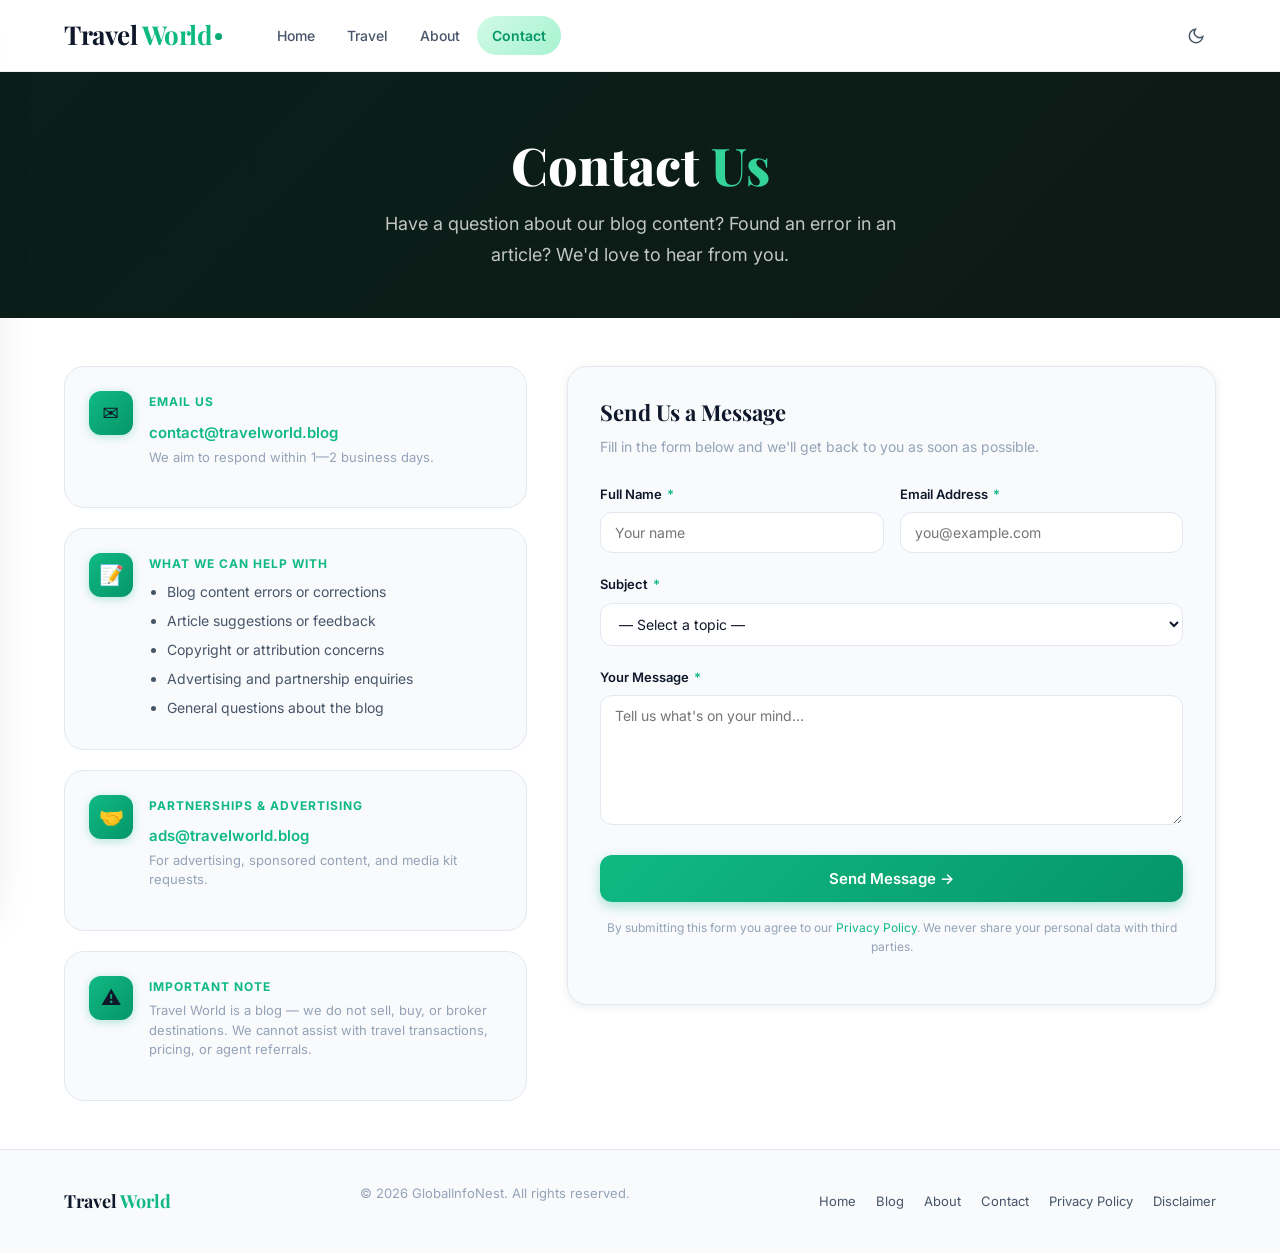
<file: contact/index.html>
<!DOCTYPE html>
<html lang="en" data-theme="light">
<head>
  <meta charset="UTF-8">
  <meta name="viewport" content="width=device-width, initial-scale=1.0">
  <title>Contact Us | Travel World</title>
  <meta name="description" content="Contact Travel World for blog-related queries, content corrections, feedback, or advertising enquiries.">
  <meta property="og:title" content="Contact Travel World">
  <meta property="og:description" content="Reach out to Travel World for blog-related questions, content feedback, or advertising partnerships.">
  <meta property="og:type" content="website">
  <link rel="canonical" href="/contact">
  <link rel="icon" type="image/svg+xml" href="../assets/icons/favicon.svg">

  <!-- Google Fonts -->
  <link rel="preconnect" href="https://fonts.googleapis.com">
  <link rel="preconnect" href="https://fonts.gstatic.com" crossorigin>
  <link href="https://fonts.googleapis.com/css2?family=Inter:wght@400;500;600;700&family=Playfair+Display:wght@700;800&display=swap" rel="stylesheet">

  <!-- CSS -->
  <link rel="stylesheet" href="../assets/css/base.css">
  <link rel="stylesheet" href="../assets/css/header.css">
  <link rel="stylesheet" href="../assets/css/dark-mode.css">

  <!-- Google Analytics -->
  <script async src="https://www.googletagmanager.com/gtag/js?id=G-5PFRZ31THJ"></script>
  <script>
    window.dataLayer = window.dataLayer || [];
    function gtag(){dataLayer.push(arguments);}
    gtag('js', new Date());
    gtag('config', 'G-5PFRZ31THJ');
  </script>

  <!-- Theme JS -->
  <script src="../assets/js/theme.js"></script>

  <style>
    .page-hero {
      background: linear-gradient(135deg, #0a1f1a 0%, #0d1a15 100%);
      padding: var(--sp-16) 0 var(--sp-12);
      text-align: center;
      color: #fff;
    }
    .page-hero h1 {
      font-family: var(--font-heading);
      font-size: clamp(32px, 5vw, 52px);
      font-weight: 800;
      margin-bottom: var(--sp-4);
      line-height: 1.1;
      color: #fff;
    }
    .page-hero p {
      font-size: clamp(15px, 2vw, 18px);
      color: rgba(255,255,255,0.75);
      max-width: 560px;
      margin: 0 auto;
      line-height: 1.7;
    }
    .hero-accent { color: #34D399; }

    /* Contact layout */
    .contact-section { padding: var(--sp-12) 0; }
    .contact-grid {
      display: grid;
      grid-template-columns: 1fr 1.4fr;
      gap: var(--sp-10);
      align-items: start;
    }

    /* Info panel */
    .contact-info { display: flex; flex-direction: column; gap: var(--sp-5); }
    .info-card {
      background: var(--color-bg-secondary);
      border: 1px solid var(--color-border);
      border-radius: var(--radius-lg);
      padding: var(--sp-6);
      display: flex;
      gap: var(--sp-4);
      align-items: flex-start;
      transition: border-color var(--t-base);
    }
    .info-card:hover { border-color: rgba(16,185,129,0.35); }
    .info-icon {
      width: 44px; height: 44px;
      border-radius: var(--radius-md);
      background: linear-gradient(135deg, var(--color-primary), var(--color-primary-dark));
      display: flex;
      align-items: center;
      justify-content: center;
      font-size: 20px;
      flex-shrink: 0;
      box-shadow: 0 2px 8px rgba(16,185,129,0.3);
    }
    .info-body {}
    .info-label {
      font-size: 12px;
      font-weight: 700;
      text-transform: uppercase;
      letter-spacing: 1px;
      color: var(--color-primary);
      margin-bottom: 4px;
    }
    .info-value {
      font-size: 15px;
      font-weight: 600;
      color: var(--color-text);
      margin-bottom: 4px;
    }
    .info-note {
      font-size: 13px;
      color: var(--color-text-muted);
      line-height: 1.5;
    }
    .info-link {
      color: var(--color-primary);
      font-size: 15px;
      font-weight: 600;
      text-decoration: none;
      transition: opacity var(--t-base);
    }
    .info-link:hover { opacity: 0.8; text-decoration: underline; }

    /* Social links */
    .social-row {
      display: flex;
      gap: var(--sp-3);
      margin-top: var(--sp-2);
    }
    .social-btn {
      display: flex;
      align-items: center;
      gap: var(--sp-2);
      padding: 8px 16px;
      border: 1px solid var(--color-border);
      border-radius: var(--radius-full);
      font-size: 13px;
      font-weight: 600;
      color: var(--color-text-secondary);
      text-decoration: none;
      transition: all var(--t-base);
      background: var(--color-bg-secondary);
    }
    .social-btn:hover {
      border-color: var(--color-primary);
      color: var(--color-primary);
      background: var(--color-primary-light);
    }

    /* Contact form */
    .contact-form-wrap {
      background: var(--color-bg-secondary);
      border: 1px solid var(--color-border);
      border-radius: var(--radius-lg);
      padding: var(--sp-8);
      box-shadow: var(--shadow-sm);
    }
    .contact-form-wrap h2 {
      font-family: var(--font-heading);
      font-size: 22px;
      margin-bottom: var(--sp-2);
    }
    .contact-form-wrap .form-intro {
      font-size: 14px;
      color: var(--color-text-muted);
      margin-bottom: var(--sp-6);
    }

    .form-group { margin-bottom: var(--sp-5); }
    .form-row { display: grid; grid-template-columns: 1fr 1fr; gap: var(--sp-4); }
    .form-label {
      display: block;
      font-size: 13px;
      font-weight: 600;
      color: var(--color-text);
      margin-bottom: 6px;
    }
    .form-label .req { color: var(--color-primary); margin-left: 2px; }
    .form-input,
    .form-select,
    .form-textarea {
      width: 100%;
      padding: 11px 14px;
      border: 1px solid var(--color-border);
      border-radius: var(--radius-md);
      font-size: 14px;
      font-family: var(--font-body);
      color: var(--color-text);
      background: var(--color-bg);
      outline: none;
      transition: border-color var(--t-base), box-shadow var(--t-base);
      box-sizing: border-box;
    }
    .form-input:focus,
    .form-select:focus,
    .form-textarea:focus {
      border-color: var(--color-primary);
      box-shadow: 0 0 0 3px rgba(16,185,129,0.15);
    }
    .form-textarea { min-height: 130px; resize: vertical; }

    .submit-btn {
      width: 100%;
      padding: 14px;
      background: linear-gradient(135deg, var(--color-primary), var(--color-primary-dark));
      color: #fff;
      border: none;
      border-radius: var(--radius-md);
      font-size: 15px;
      font-weight: 600;
      cursor: pointer;
      font-family: var(--font-body);
      transition: all var(--t-base);
      box-shadow: 0 4px 12px rgba(16,185,129,0.35);
    }
    .submit-btn:hover {
      transform: translateY(-1px);
      box-shadow: 0 8px 20px rgba(16,185,129,0.45);
    }
    .submit-btn:active { transform: translateY(0); }

    .form-notice {
      margin-top: var(--sp-4);
      font-size: 12px;
      color: var(--color-text-muted);
      text-align: center;
      line-height: 1.6;
    }
    .form-notice a { color: var(--color-primary); }

    /* Success message */
    #form-success {
      display: none;
      text-align: center;
      padding: var(--sp-8);
    }
    #form-success .success-icon { font-size: 48px; margin-bottom: var(--sp-4); display: block; }
    #form-success h3 { font-family: var(--font-heading); font-size: 22px; margin-bottom: var(--sp-3); }
    #form-success p { color: var(--color-text-secondary); line-height: 1.7; }

    /* Map placeholder */
    .hours-callout {
      margin-top: var(--sp-8);
      background: linear-gradient(135deg, rgba(16,185,129,0.08), rgba(99,102,241,0.06));
      border: 1px solid rgba(16,185,129,0.2);
      border-radius: var(--radius-lg);
      padding: var(--sp-6);
    }
    .hours-callout h3 {
      font-family: var(--font-heading);
      font-size: 17px;
      margin-bottom: var(--sp-4);
      color: var(--color-text);
      display: flex;
      align-items: center;
      gap: var(--sp-2);
    }
    .hours-table { width: 100%; border-collapse: collapse; font-size: 14px; }
    .hours-table td { padding: 8px 0; color: var(--color-text-secondary); border-bottom: 1px solid var(--color-border); }
    .hours-table tr:last-child td { border-bottom: none; }
    .hours-table td:first-child { font-weight: 600; color: var(--color-text); width: 55%; }
    .hours-open { color: #10B981; font-weight: 600; }
    .hours-closed { color: var(--color-text-muted); }

    /* Footer */
    .site-footer { background: var(--color-bg-secondary); border-top: 1px solid var(--color-border); padding: var(--sp-8) 0; }
    .footer-inner { display: flex; align-items: center; justify-content: space-between; flex-wrap: wrap; gap: var(--sp-4); }
    .footer-brand { font-family: var(--font-heading); font-size: 18px; font-weight: 700; color: var(--color-text); }
    .footer-brand span { color: var(--color-primary); }
    .footer-copy { font-size: 13px; color: var(--color-text-muted); }
    .footer-nav { display: flex; gap: var(--sp-5); flex-wrap: wrap; }
    .footer-link { font-size: 13px; color: var(--color-text-secondary); transition: color var(--t-base); }
    .footer-link:hover { color: var(--color-primary); }

    @media (max-width: 900px) {
      .contact-grid { grid-template-columns: 1fr; }
    }
    @media (max-width: 480px) {
      .form-row { grid-template-columns: 1fr; }
    }
  </style>
</head>
<body>

  <!-- HEADER -->
  <header class="site-header" role="banner" id="site-header">
    <div class="container header-inner">
      <a href="/" class="site-logo" aria-label="Travel World home">
        <span class="logo-text">Travel<span class="logo-accent"> World</span></span>
        <span class="logo-dot" aria-hidden="true"></span>
      </a>
      <nav class="site-nav" aria-label="Main navigation">
        <a href="/" class="nav-link">Home</a>
        <a href="/blog" class="nav-link">Travel</a>
        <a href="/about" class="nav-link">About</a>
        <a href="/contact" class="nav-link active">Contact</a>
      </nav>
      <div class="header-controls">
        <button class="icon-btn" data-theme-toggle aria-label="Toggle dark mode" type="button">
          <svg class="icon-moon" width="18" height="18" viewBox="0 0 24 24" fill="none" stroke="currentColor" stroke-width="2" stroke-linecap="round" aria-hidden="true"><path d="M21 12.79A9 9 0 1 1 11.21 3 7 7 0 0 0 21 12.79z"/></svg>
          <svg class="icon-sun" width="18" height="18" viewBox="0 0 24 24" fill="none" stroke="currentColor" stroke-width="2" stroke-linecap="round" aria-hidden="true"><circle cx="12" cy="12" r="5"/><line x1="12" y1="1" x2="12" y2="3"/><line x1="12" y1="21" x2="12" y2="23"/><line x1="4.22" y1="4.22" x2="5.64" y2="5.64"/><line x1="18.36" y1="18.36" x2="19.78" y2="19.78"/><line x1="1" y1="12" x2="3" y2="12"/><line x1="21" y1="12" x2="23" y2="12"/><line x1="4.22" y1="19.78" x2="5.64" y2="18.36"/><line x1="18.36" y1="5.64" x2="19.78" y2="4.22"/></svg>
        </button>
        <button id="hamburger-btn" class="icon-btn" aria-label="Open navigation menu" aria-expanded="false" type="button">
          <svg width="20" height="20" viewBox="0 0 24 24" fill="none" stroke="currentColor" stroke-width="2" stroke-linecap="round" aria-hidden="true"><line x1="3" y1="6" x2="21" y2="6"/><line x1="3" y1="12" x2="21" y2="12"/><line x1="3" y1="18" x2="21" y2="18"/></svg>
        </button>
      </div>
    </div>
  </header>

  <div id="drawer-overlay" class="drawer-overlay" aria-hidden="true"></div>
  <aside id="mobile-drawer" class="mobile-drawer" aria-label="Mobile navigation" role="dialog" aria-modal="true">
    <button id="drawer-close-btn" class="icon-btn drawer-close-btn" aria-label="Close menu" type="button">
      <svg width="18" height="18" viewBox="0 0 24 24" fill="none" stroke="currentColor" stroke-width="2.5" stroke-linecap="round" aria-hidden="true"><line x1="18" y1="6" x2="6" y2="18"/><line x1="6" y1="6" x2="18" y2="18"/></svg>
    </button>
    <span class="drawer-logo">Travel<span> World</span></span>
    <nav aria-label="Mobile navigation">
      <a href="/" class="nav-link">Home</a>
      <a href="/blog" class="nav-link">Travel</a>
      <a href="/about" class="nav-link">About</a>
      <a href="/contact" class="nav-link">Contact</a>
    </nav>
  </aside>

  <!-- HERO -->
  <section class="page-hero">
    <div class="container">
      <h1>Contact <span class="hero-accent">Us</span></h1>
      <p>Have a question about our blog content? Found an error in an article? We'd love to hear from you.</p>
    </div>
  </section>

  <!-- CONTACT SECTION -->
  <section class="contact-section">
    <div class="container">
      <div class="contact-grid">

        <!-- Contact info -->
        <div class="contact-info">

          <div class="info-card">
            <div class="info-icon">&#9993;&#65039;</div>
            <div class="info-body">
              <div class="info-label">Email Us</div>
              <a href="mailto:contact@travelworld.blog" class="info-link">contact@travelworld.blog</a>
              <p class="info-note">We aim to respond within 1&mdash;2 business days.</p>
            </div>
          </div>

          <div class="info-card">
            <div class="info-icon">&#128221;</div>
            <div class="info-body">
              <div class="info-label">What We Can Help With</div>
              <ul style="margin:0;padding-left:18px;color:var(--color-text-secondary);font-size:14px;line-height:1.8;">
                <li>Blog content errors or corrections</li>
                <li>Article suggestions or feedback</li>
                <li>Copyright or attribution concerns</li>
                <li>Advertising and partnership enquiries</li>
                <li>General questions about the blog</li>
              </ul>
            </div>
          </div>

          <div class="info-card">
            <div class="info-icon">&#129309;</div>
            <div class="info-body">
              <div class="info-label">Partnerships &amp; Advertising</div>
              <a href="mailto:ads@travelworld.blog" class="info-link">ads@travelworld.blog</a>
              <p class="info-note">For advertising, sponsored content, and media kit requests.</p>
            </div>
          </div>

          <div class="info-card">
            <div class="info-icon">&#9888;&#65039;</div>
            <div class="info-body">
              <div class="info-label">Important Note</div>
              <p class="info-note">Travel World is a blog &mdash; we do not sell, buy, or broker destinations. We cannot assist with travel transactions, pricing, or agent referrals.</p>
            </div>
          </div>

        </div>

        <!-- Contact form -->
        <div class="contact-form-wrap">
          <h2>Send Us a Message</h2>
          <p class="form-intro">Fill in the form below and we'll get back to you as soon as possible.</p>

          <form id="contact-form" novalidate>
            <div class="form-row">
              <div class="form-group">
                <label class="form-label" for="cf-name">Full Name <span class="req">*</span></label>
                <input id="cf-name" name="name" type="text" class="form-input" placeholder="Your name" required autocomplete="name">
              </div>
              <div class="form-group">
                <label class="form-label" for="cf-email">Email Address <span class="req">*</span></label>
                <input id="cf-email" name="email" type="email" class="form-input" placeholder="you@example.com" required autocomplete="email">
              </div>
            </div>
            <div class="form-group">
              <label class="form-label" for="cf-subject">Subject <span class="req">*</span></label>
              <select id="cf-subject" name="subject" class="form-select" required>
                <option value="">&mdash; Select a topic &mdash;</option>
                <option value="content-error">Content Error / Correction</option>
                <option value="content-suggestion">Article Suggestion</option>
                <option value="feedback">General Feedback</option>
                <option value="copyright">Copyright / Attribution</option>
                <option value="advertising">Advertising / Partnership</option>
                <option value="other">Other</option>
              </select>
            </div>
            <div class="form-group">
              <label class="form-label" for="cf-message">Your Message <span class="req">*</span></label>
              <textarea id="cf-message" name="message" class="form-textarea" placeholder="Tell us what's on your mind&#8230;" required></textarea>
            </div>
            <button type="submit" class="submit-btn">Send Message &#8594;</button>
            <p class="form-notice">
              By submitting this form you agree to our <a href="/privacy-policy">Privacy Policy</a>.
              We never share your personal data with third parties.
            </p>
          </form>

          <div id="form-success" role="alert">
            <span class="success-icon">&#9989;</span>
            <h3>Message Sent!</h3>
            <p>Thank you for reaching out. We'll review your message and reply as soon as possible.</p>
          </div>
        </div>

      </div>
    </div>
  </section>

  <!-- FOOTER -->
  <footer class="site-footer" aria-label="Site footer">
    <div class="container footer-inner">
      <span class="footer-brand">Travel<span> World</span></span>
      <p class="footer-copy">&copy; 2026 GlobalInfoNest. All rights reserved.</p>
      <nav class="footer-nav" aria-label="Footer navigation">
        <a href="/" class="footer-link">Home</a>
        <a href="/blog" class="footer-link">Blog</a>
        <a href="/about" class="footer-link">About</a>
        <a href="/contact" class="footer-link">Contact</a>
        <a href="/privacy-policy" class="footer-link">Privacy Policy</a>
        <a href="/disclaimer" class="footer-link">Disclaimer</a>
      </nav>
    </div>
  </footer>

  <script src="../assets/js/header.js" defer></script>
  <script>
    // Simple client-side form submission demo (replace with your backend/Formspree endpoint)
    document.getElementById('contact-form').addEventListener('submit', function(e) {
      e.preventDefault();
      var name = document.getElementById('cf-name').value.trim();
      var email = document.getElementById('cf-email').value.trim();
      var subject = document.getElementById('cf-subject').value;
      var message = document.getElementById('cf-message').value.trim();
      if (!name || !email || !subject || !message) {
        alert('Please fill in all required fields.');
        return;
      }
      // Show success message
      this.style.display = 'none';
      document.getElementById('form-success').style.display = 'block';
      // GA event
      if (typeof gtag === 'function') {
        gtag('event', 'form_submit', { event_category: 'Contact', event_label: subject });
      }
    });
  </script>

</body>
</html>
</file>
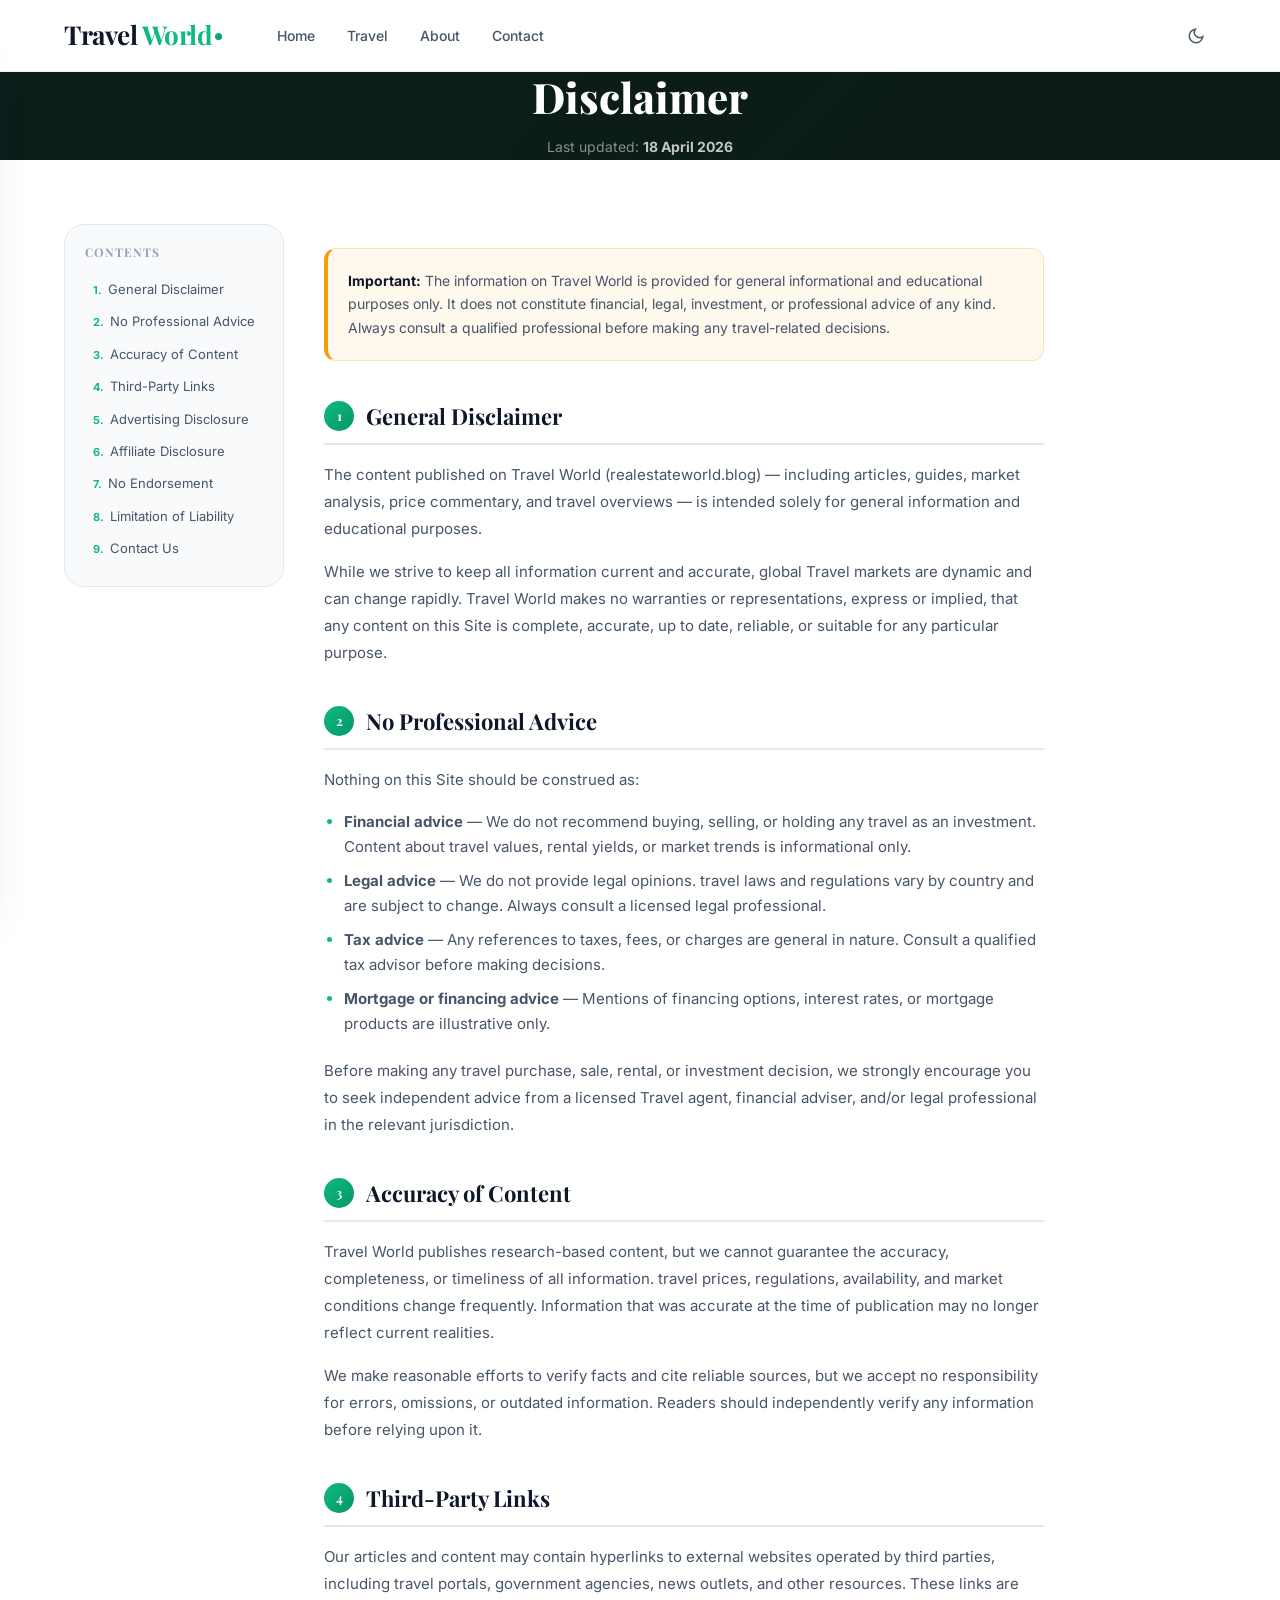
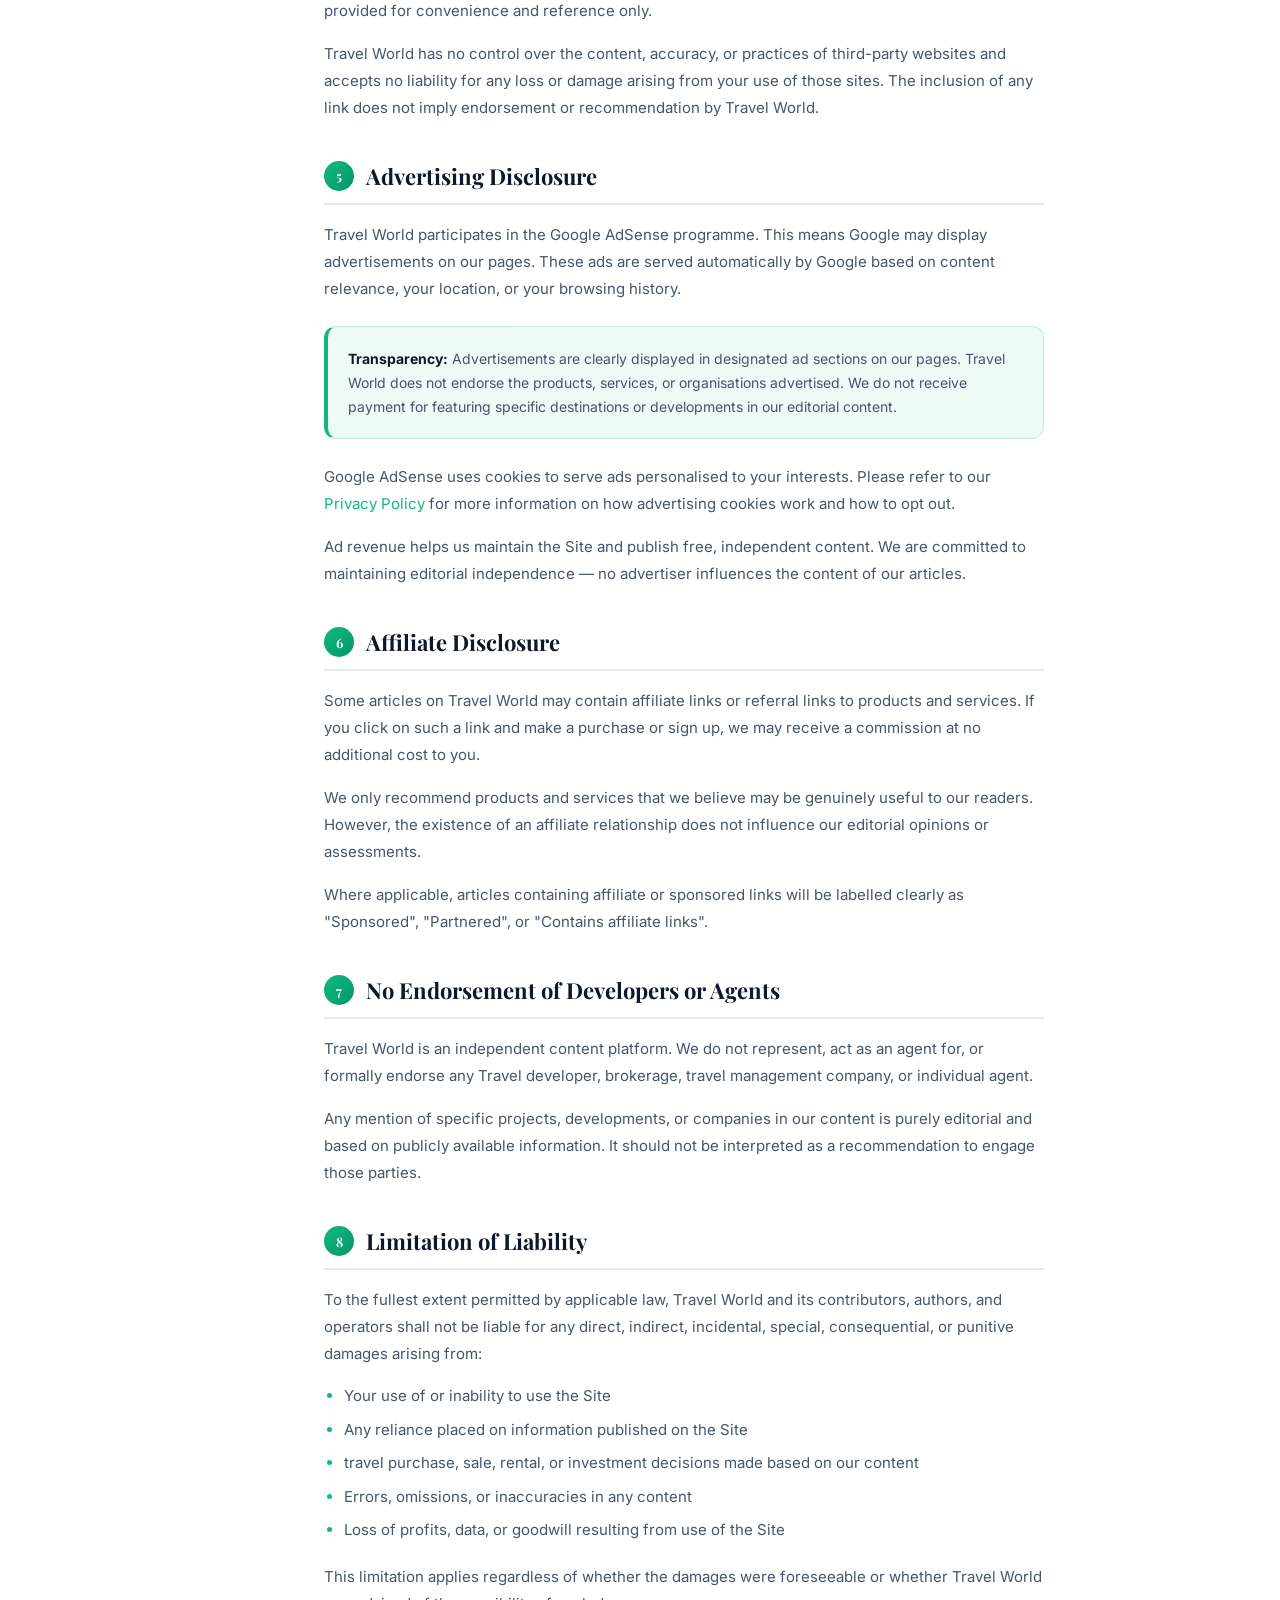
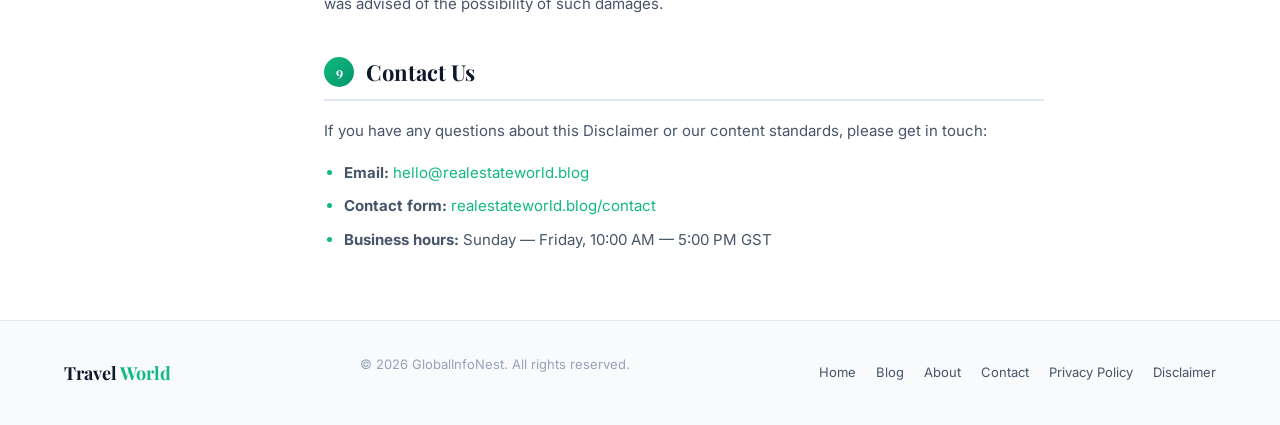
<file: disclaimer/index.html>
<!DOCTYPE html>
<html lang="en" data-theme="light">
<head>
  <meta charset="UTF-8">
  <meta name="viewport" content="width=device-width, initial-scale=1.0">
  <title>Disclaimer | Travel World</title>
  <meta name="description" content="Disclaimer for Travel World &mdash; our content is for informational purposes only and does not constitute financial, legal, or investment advice.">
  <meta property="og:title" content="Disclaimer | Travel World">
  <meta property="og:type" content="website">
  <link rel="canonical" href="/disclaimer">
  <link rel="icon" type="image/svg+xml" href="../assets/icons/favicon.svg">

  <link rel="preconnect" href="https://fonts.googleapis.com">
  <link rel="preconnect" href="https://fonts.gstatic.com" crossorigin>
  <link href="https://fonts.googleapis.com/css2?family=Inter:wght@400;500;600;700&family=Playfair+Display:wght@700;800&display=swap" rel="stylesheet">

  <link rel="stylesheet" href="../assets/css/base.css">
  <link rel="stylesheet" href="../assets/css/header.css">
  <link rel="stylesheet" href="../assets/css/dark-mode.css">

  <!-- Google Analytics -->
  <script async src="https://www.googletagmanager.com/gtag/js?id=G-5PFRZ31THJ"></script>
  <script>
    window.dataLayer = window.dataLayer || [];
    function gtag(){dataLayer.push(arguments);}
    gtag('js', new Date());
    gtag('config', 'G-5PFRZ31THJ');
  </script>
  <script src="../assets/js/theme.js"></script>

  <style>
    .page-hero {
      background: linear-gradient(135deg, #0a1f1a 0%, #0d1a15 100%);
      padding: var(--sp-14) 0 var(--sp-10);
      text-align: center;
      color: #fff;
    }
    .page-hero h1 {
      font-family: var(--font-heading);
      font-size: clamp(28px, 4vw, 42px);
      font-weight: 800;
      margin-bottom: var(--sp-3);
      color: #fff;
    }
    .page-hero .meta-text { font-size: 14px; color: rgba(255,255,255,0.5); }
    .page-hero .meta-text strong { color: rgba(255,255,255,0.75); }

    .legal-page { padding: var(--sp-12) 0; }
    .legal-layout {
      display: grid;
      grid-template-columns: 220px 1fr;
      gap: var(--sp-10);
      align-items: start;
    }
    .legal-toc {
      position: sticky;
      top: calc(var(--header-height) + var(--sp-5));
      background: var(--color-bg-secondary);
      border: 1px solid var(--color-border);
      border-radius: var(--radius-lg);
      padding: var(--sp-5);
    }
    .legal-toc h3 {
      font-size: 12px;
      font-weight: 700;
      text-transform: uppercase;
      letter-spacing: 1px;
      color: var(--color-text-muted);
      margin-bottom: var(--sp-4);
    }
    .legal-toc ol { list-style: none; padding: 0; margin: 0; counter-reset: toc-counter; }
    .legal-toc ol li { counter-increment: toc-counter; }
    .legal-toc ol li a {
      display: flex;
      align-items: baseline;
      gap: 6px;
      font-size: 13px;
      color: var(--color-text-secondary);
      padding: 5px 8px;
      border-radius: var(--radius-sm);
      transition: all var(--t-base);
      line-height: 1.4;
    }
    .legal-toc ol li a::before {
      content: counter(toc-counter) ".";
      color: var(--color-primary);
      font-weight: 700;
      font-size: 11px;
      flex-shrink: 0;
    }
    .legal-toc ol li a:hover { background: var(--color-primary-light); color: var(--color-primary-dark); }

    .legal-content { max-width: 720px; }
    .legal-content h2 {
      font-family: var(--font-heading);
      font-size: clamp(18px, 2.5vw, 22px);
      margin-top: var(--sp-10);
      margin-bottom: var(--sp-4);
      padding-bottom: var(--sp-3);
      border-bottom: 2px solid var(--color-border);
      scroll-margin-top: calc(var(--header-height) + 16px);
      display: flex;
      align-items: center;
      gap: var(--sp-3);
    }
    .section-num {
      width: 30px; height: 30px;
      border-radius: var(--radius-full);
      background: linear-gradient(135deg, var(--color-primary), var(--color-primary-dark));
      color: #fff;
      font-size: 13px;
      font-weight: 700;
      display: inline-flex;
      align-items: center;
      justify-content: center;
      flex-shrink: 0;
    }
    .legal-content p { font-size: 15px; color: var(--color-text-secondary); line-height: 1.8; margin-bottom: var(--sp-4); }
    .legal-content ul { margin-bottom: var(--sp-5); padding-left: var(--sp-5); }
    .legal-content li { font-size: 15px; color: var(--color-text-secondary); line-height: 1.7; margin-bottom: var(--sp-2); }
    .legal-content li::marker { color: var(--color-primary); }
    .legal-content a { color: var(--color-primary); }
    .legal-content a:hover { text-decoration: underline; }

    .warning-box {
      background: rgba(245, 158, 11, 0.07);
      border: 1px solid rgba(245, 158, 11, 0.25);
      border-left: 4px solid #f59e0b;
      border-radius: var(--radius-md);
      padding: var(--sp-5);
      margin: var(--sp-6) 0;
      font-size: 14px;
      color: var(--color-text-secondary);
      line-height: 1.7;
    }
    .warning-box strong { color: var(--color-text); }
    .info-box {
      background: rgba(16,185,129,0.07);
      border: 1px solid rgba(16,185,129,0.2);
      border-left: 4px solid var(--color-primary);
      border-radius: var(--radius-md);
      padding: var(--sp-5);
      margin: var(--sp-6) 0;
      font-size: 14px;
      color: var(--color-text-secondary);
      line-height: 1.7;
    }
    .info-box strong { color: var(--color-text); }

    /* Footer */
    .site-footer { background: var(--color-bg-secondary); border-top: 1px solid var(--color-border); padding: var(--sp-8) 0; }
    .footer-inner { display: flex; align-items: center; justify-content: space-between; flex-wrap: wrap; gap: var(--sp-4); }
    .footer-brand { font-family: var(--font-heading); font-size: 18px; font-weight: 700; color: var(--color-text); }
    .footer-brand span { color: var(--color-primary); }
    .footer-copy { font-size: 13px; color: var(--color-text-muted); }
    .footer-nav { display: flex; gap: var(--sp-5); flex-wrap: wrap; }
    .footer-link { font-size: 13px; color: var(--color-text-secondary); transition: color var(--t-base); }
    .footer-link:hover { color: var(--color-primary); }

    @media (max-width: 768px) {
      .legal-layout { grid-template-columns: 1fr; }
      .legal-toc { position: static; }
    }
  </style>
</head>
<body>

  <!-- HEADER -->
  <header class="site-header" role="banner" id="site-header">
    <div class="container header-inner">
      <a href="/" class="site-logo" aria-label="Travel World home">
        <span class="logo-text">Travel<span class="logo-accent"> World</span></span>
        <span class="logo-dot" aria-hidden="true"></span>
      </a>
      <nav class="site-nav" aria-label="Main navigation">
        <a href="/" class="nav-link">Home</a>
        <a href="/blog" class="nav-link">Travel</a>
        <a href="/about" class="nav-link">About</a>
        <a href="/contact" class="nav-link">Contact</a>
      </nav>
      <div class="header-controls">
        <button class="icon-btn" data-theme-toggle aria-label="Toggle dark mode" type="button">
          <svg class="icon-moon" width="18" height="18" viewBox="0 0 24 24" fill="none" stroke="currentColor" stroke-width="2" stroke-linecap="round" aria-hidden="true"><path d="M21 12.79A9 9 0 1 1 11.21 3 7 7 0 0 0 21 12.79z"/></svg>
          <svg class="icon-sun" width="18" height="18" viewBox="0 0 24 24" fill="none" stroke="currentColor" stroke-width="2" stroke-linecap="round" aria-hidden="true"><circle cx="12" cy="12" r="5"/><line x1="12" y1="1" x2="12" y2="3"/><line x1="12" y1="21" x2="12" y2="23"/><line x1="4.22" y1="4.22" x2="5.64" y2="5.64"/><line x1="18.36" y1="18.36" x2="19.78" y2="19.78"/><line x1="1" y1="12" x2="3" y2="12"/><line x1="21" y1="12" x2="23" y2="12"/><line x1="4.22" y1="19.78" x2="5.64" y2="18.36"/><line x1="18.36" y1="5.64" x2="19.78" y2="4.22"/></svg>
        </button>
        <button id="hamburger-btn" class="icon-btn" aria-label="Open navigation menu" aria-expanded="false" type="button">
          <svg width="20" height="20" viewBox="0 0 24 24" fill="none" stroke="currentColor" stroke-width="2" stroke-linecap="round" aria-hidden="true"><line x1="3" y1="6" x2="21" y2="6"/><line x1="3" y1="12" x2="21" y2="12"/><line x1="3" y1="18" x2="21" y2="18"/></svg>
        </button>
      </div>
    </div>
  </header>

  <div id="drawer-overlay" class="drawer-overlay" aria-hidden="true"></div>
  <aside id="mobile-drawer" class="mobile-drawer" aria-label="Mobile navigation" role="dialog" aria-modal="true">
    <button id="drawer-close-btn" class="icon-btn drawer-close-btn" aria-label="Close menu" type="button">
      <svg width="18" height="18" viewBox="0 0 24 24" fill="none" stroke="currentColor" stroke-width="2.5" stroke-linecap="round" aria-hidden="true"><line x1="18" y1="6" x2="6" y2="18"/><line x1="6" y1="6" x2="18" y2="18"/></svg>
    </button>
    <span class="drawer-logo">Travel<span> World</span></span>
    <nav aria-label="Mobile navigation"><a href="/" class="nav-link">Home</a><a href="/blog" class="nav-link">Travel</a><a href="/about" class="nav-link">About</a><a href="/contact" class="nav-link">Contact</a></nav>
  </aside>

  <!-- HERO -->
  <section class="page-hero">
    <div class="container">
      <h1>Disclaimer</h1>
      <p class="meta-text">Last updated: <strong>18 April 2026</strong></p>
    </div>
  </section>

  <section class="legal-page">
    <div class="container">
      <div class="legal-layout">

        <!-- TOC -->
        <nav class="legal-toc" aria-label="Disclaimer sections">
          <h3>Contents</h3>
          <ol>
            <li><a href="#general">General Disclaimer</a></li>
            <li><a href="#no-professional-advice">No Professional Advice</a></li>
            <li><a href="#accuracy">Accuracy of Content</a></li>
            <li><a href="#third-party-links">Third-Party Links</a></li>
            <li><a href="#advertising">Advertising Disclosure</a></li>
            <li><a href="#affiliate">Affiliate Disclosure</a></li>
            <li><a href="#no-endorsement">No Endorsement</a></li>
            <li><a href="#limitation">Limitation of Liability</a></li>
            <li><a href="#contact-us">Contact Us</a></li>
          </ol>
        </nav>

        <!-- Content -->
        <div class="legal-content">

          <div class="warning-box">
            <strong>Important:</strong> The information on Travel World is provided for general informational and educational purposes only. It does not constitute financial, legal, investment, or professional advice of any kind. Always consult a qualified professional before making any travel-related decisions.
          </div>

          <h2 id="general"><span class="section-num">1</span> General Disclaimer</h2>
          <p>The content published on Travel World (realestateworld.blog) &mdash; including articles, guides, market analysis, price commentary, and travel overviews &mdash; is intended solely for general information and educational purposes.</p>
          <p>While we strive to keep all information current and accurate, global Travel markets are dynamic and can change rapidly. Travel World makes no warranties or representations, express or implied, that any content on this Site is complete, accurate, up to date, reliable, or suitable for any particular purpose.</p>

          <h2 id="no-professional-advice"><span class="section-num">2</span> No Professional Advice</h2>
          <p>Nothing on this Site should be construed as:</p>
          <ul>
            <li><strong>Financial advice</strong> &mdash; We do not recommend buying, selling, or holding any travel as an investment. Content about travel values, rental yields, or market trends is informational only.</li>
            <li><strong>Legal advice</strong> &mdash; We do not provide legal opinions. travel laws and regulations vary by country and are subject to change. Always consult a licensed legal professional.</li>
            <li><strong>Tax advice</strong> &mdash; Any references to taxes, fees, or charges are general in nature. Consult a qualified tax advisor before making decisions.</li>
            <li><strong>Mortgage or financing advice</strong> &mdash; Mentions of financing options, interest rates, or mortgage products are illustrative only.</li>
          </ul>
          <p>Before making any travel purchase, sale, rental, or investment decision, we strongly encourage you to seek independent advice from a licensed Travel agent, financial adviser, and/or legal professional in the relevant jurisdiction.</p>

          <h2 id="accuracy"><span class="section-num">3</span> Accuracy of Content</h2>
          <p>Travel World publishes research-based content, but we cannot guarantee the accuracy, completeness, or timeliness of all information. travel prices, regulations, availability, and market conditions change frequently. Information that was accurate at the time of publication may no longer reflect current realities.</p>
          <p>We make reasonable efforts to verify facts and cite reliable sources, but we accept no responsibility for errors, omissions, or outdated information. Readers should independently verify any information before relying upon it.</p>

          <h2 id="third-party-links"><span class="section-num">4</span> Third-Party Links</h2>
          <p>Our articles and content may contain hyperlinks to external websites operated by third parties, including travel portals, government agencies, news outlets, and other resources. These links are provided for convenience and reference only.</p>
          <p>Travel World has no control over the content, accuracy, or practices of third-party websites and accepts no liability for any loss or damage arising from your use of those sites. The inclusion of any link does not imply endorsement or recommendation by Travel World.</p>

          <h2 id="advertising"><span class="section-num">5</span> Advertising Disclosure</h2>
          <p>Travel World participates in the Google AdSense programme. This means Google may display advertisements on our pages. These ads are served automatically by Google based on content relevance, your location, or your browsing history.</p>
          <div class="info-box">
            <strong>Transparency:</strong> Advertisements are clearly displayed in designated ad sections on our pages. Travel World does not endorse the products, services, or organisations advertised. We do not receive payment for featuring specific destinations or developments in our editorial content.
          </div>
          <p>Google AdSense uses cookies to serve ads personalised to your interests. Please refer to our <a href="/privacy-policy">Privacy Policy</a> for more information on how advertising cookies work and how to opt out.</p>
          <p>Ad revenue helps us maintain the Site and publish free, independent content. We are committed to maintaining editorial independence &mdash; no advertiser influences the content of our articles.</p>

          <h2 id="affiliate"><span class="section-num">6</span> Affiliate Disclosure</h2>
          <p>Some articles on Travel World may contain affiliate links or referral links to products and services. If you click on such a link and make a purchase or sign up, we may receive a commission at no additional cost to you.</p>
          <p>We only recommend products and services that we believe may be genuinely useful to our readers. However, the existence of an affiliate relationship does not influence our editorial opinions or assessments.</p>
          <p>Where applicable, articles containing affiliate or sponsored links will be labelled clearly as "Sponsored", "Partnered", or "Contains affiliate links".</p>

          <h2 id="no-endorsement"><span class="section-num">7</span> No Endorsement of Developers or Agents</h2>
          <p>Travel World is an independent content platform. We do not represent, act as an agent for, or formally endorse any Travel developer, brokerage, travel management company, or individual agent.</p>
          <p>Any mention of specific projects, developments, or companies in our content is purely editorial and based on publicly available information. It should not be interpreted as a recommendation to engage those parties.</p>

          <h2 id="limitation"><span class="section-num">8</span> Limitation of Liability</h2>
          <p>To the fullest extent permitted by applicable law, Travel World and its contributors, authors, and operators shall not be liable for any direct, indirect, incidental, special, consequential, or punitive damages arising from:</p>
          <ul>
            <li>Your use of or inability to use the Site</li>
            <li>Any reliance placed on information published on the Site</li>
            <li>travel purchase, sale, rental, or investment decisions made based on our content</li>
            <li>Errors, omissions, or inaccuracies in any content</li>
            <li>Loss of profits, data, or goodwill resulting from use of the Site</li>
          </ul>
          <p>This limitation applies regardless of whether the damages were foreseeable or whether Travel World was advised of the possibility of such damages.</p>

          <h2 id="contact-us"><span class="section-num">9</span> Contact Us</h2>
          <p>If you have any questions about this Disclaimer or our content standards, please get in touch:</p>
          <ul>
            <li><strong>Email:</strong> <a href="mailto:hello@realestateworld.blog">hello@realestateworld.blog</a></li>
            <li><strong>Contact form:</strong> <a href="/contact">realestateworld.blog/contact</a></li>
            <li><strong>Business hours:</strong> Sunday &mdash; Friday, 10:00 AM &mdash; 5:00 PM GST</li>
          </ul>

        </div>
      </div>
    </div>
  </section>

  <!-- FOOTER -->
  <footer class="site-footer" aria-label="Site footer">
    <div class="container footer-inner">
      <span class="footer-brand">Travel<span> World</span></span>
      <p class="footer-copy">&copy; 2026 GlobalInfoNest. All rights reserved.</p>
      <nav class="footer-nav" aria-label="Footer navigation">
        <a href="/" class="footer-link">Home</a>
        <a href="/blog" class="footer-link">Blog</a>
        <a href="/about" class="footer-link">About</a>
        <a href="/contact" class="footer-link">Contact</a>
        <a href="/privacy-policy" class="footer-link">Privacy Policy</a>
        <a href="/disclaimer" class="footer-link">Disclaimer</a>
      </nav>
    </div>
  </footer>

  <script src="../assets/js/header.js" defer></script>
</body>
</html>
</file>
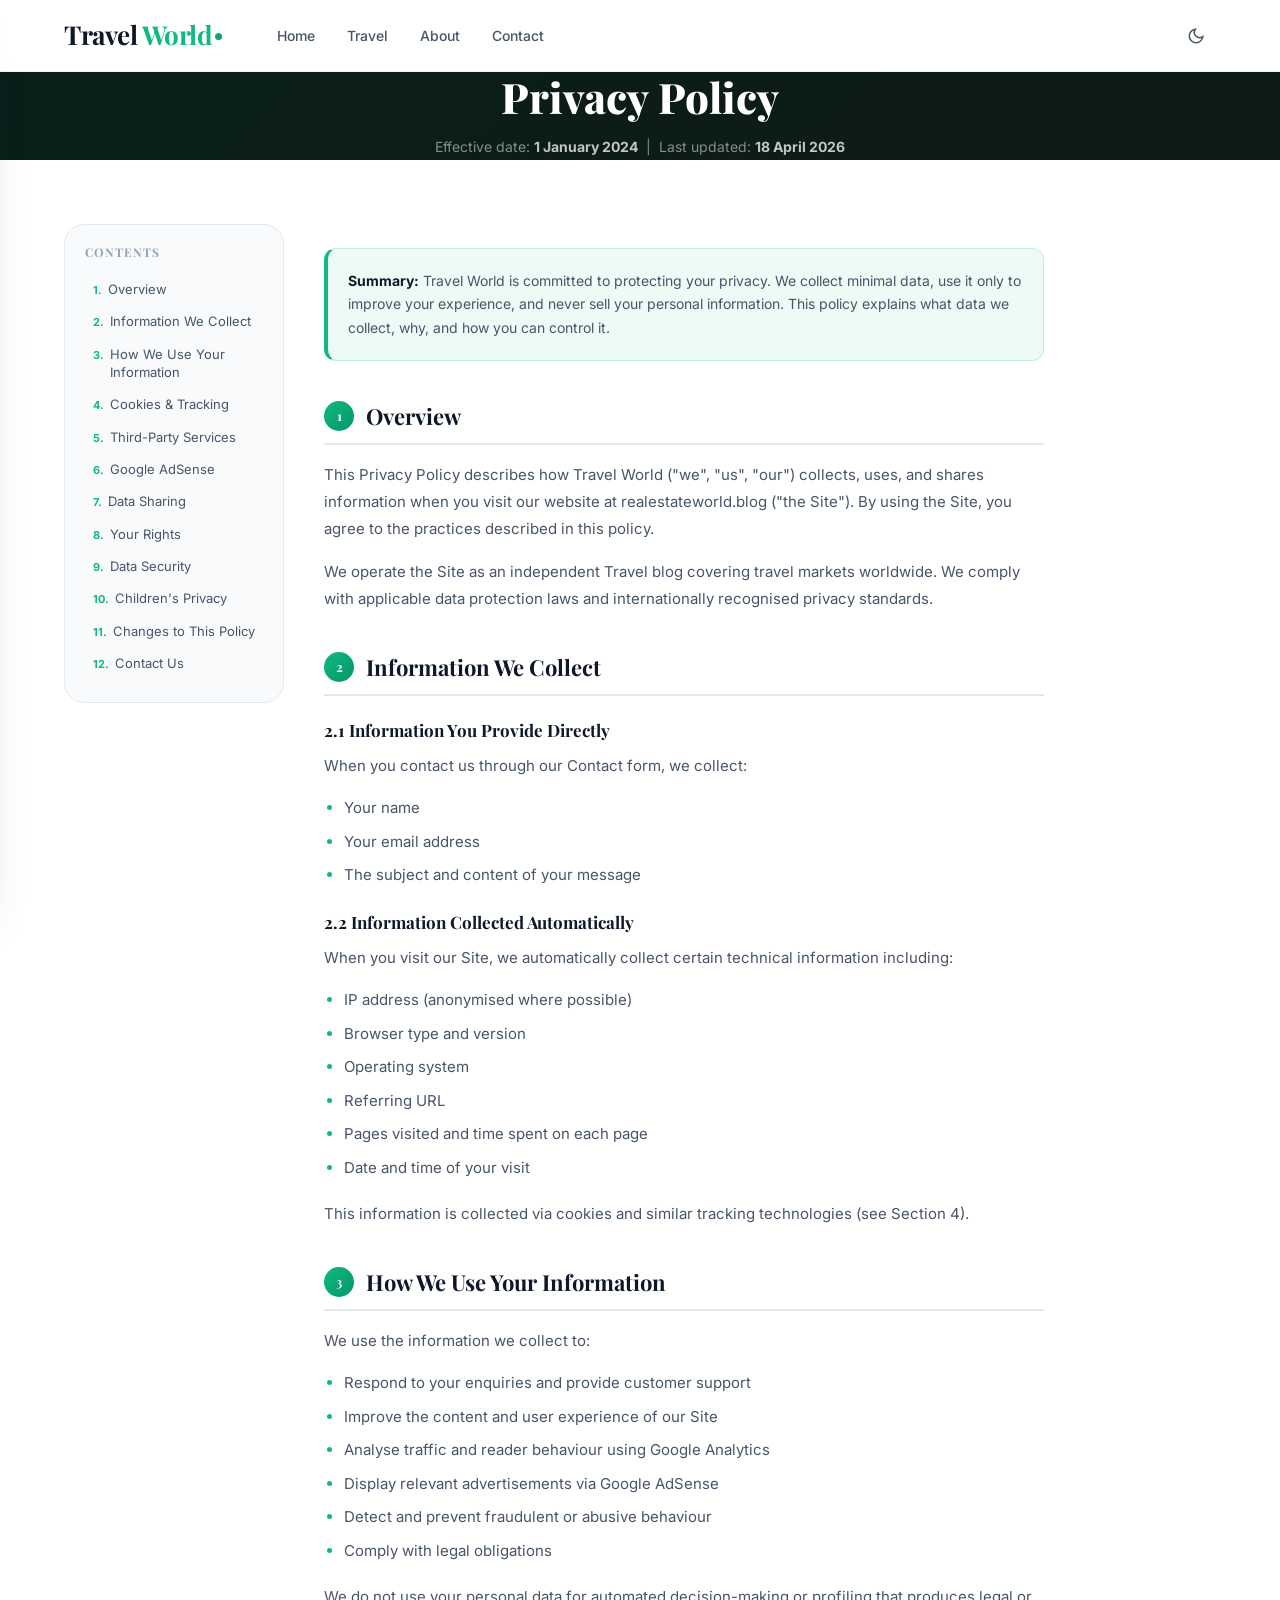
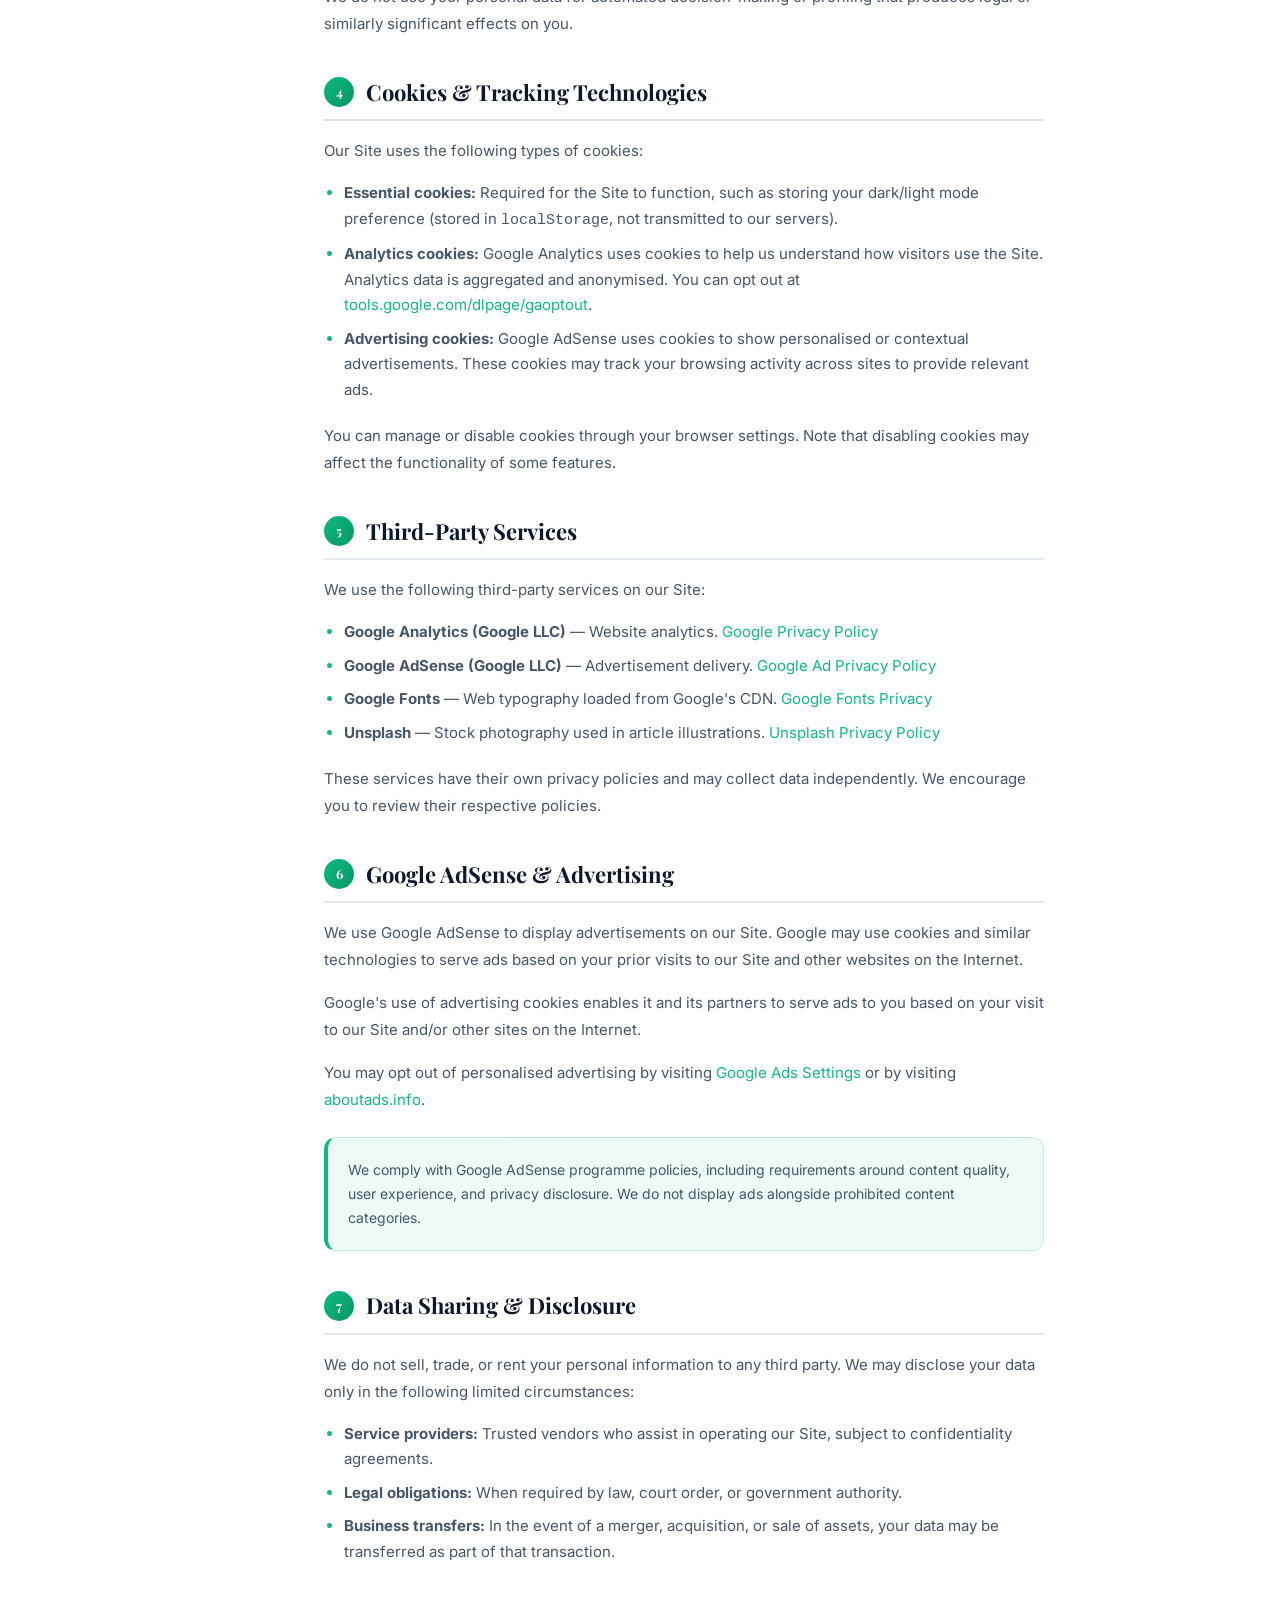
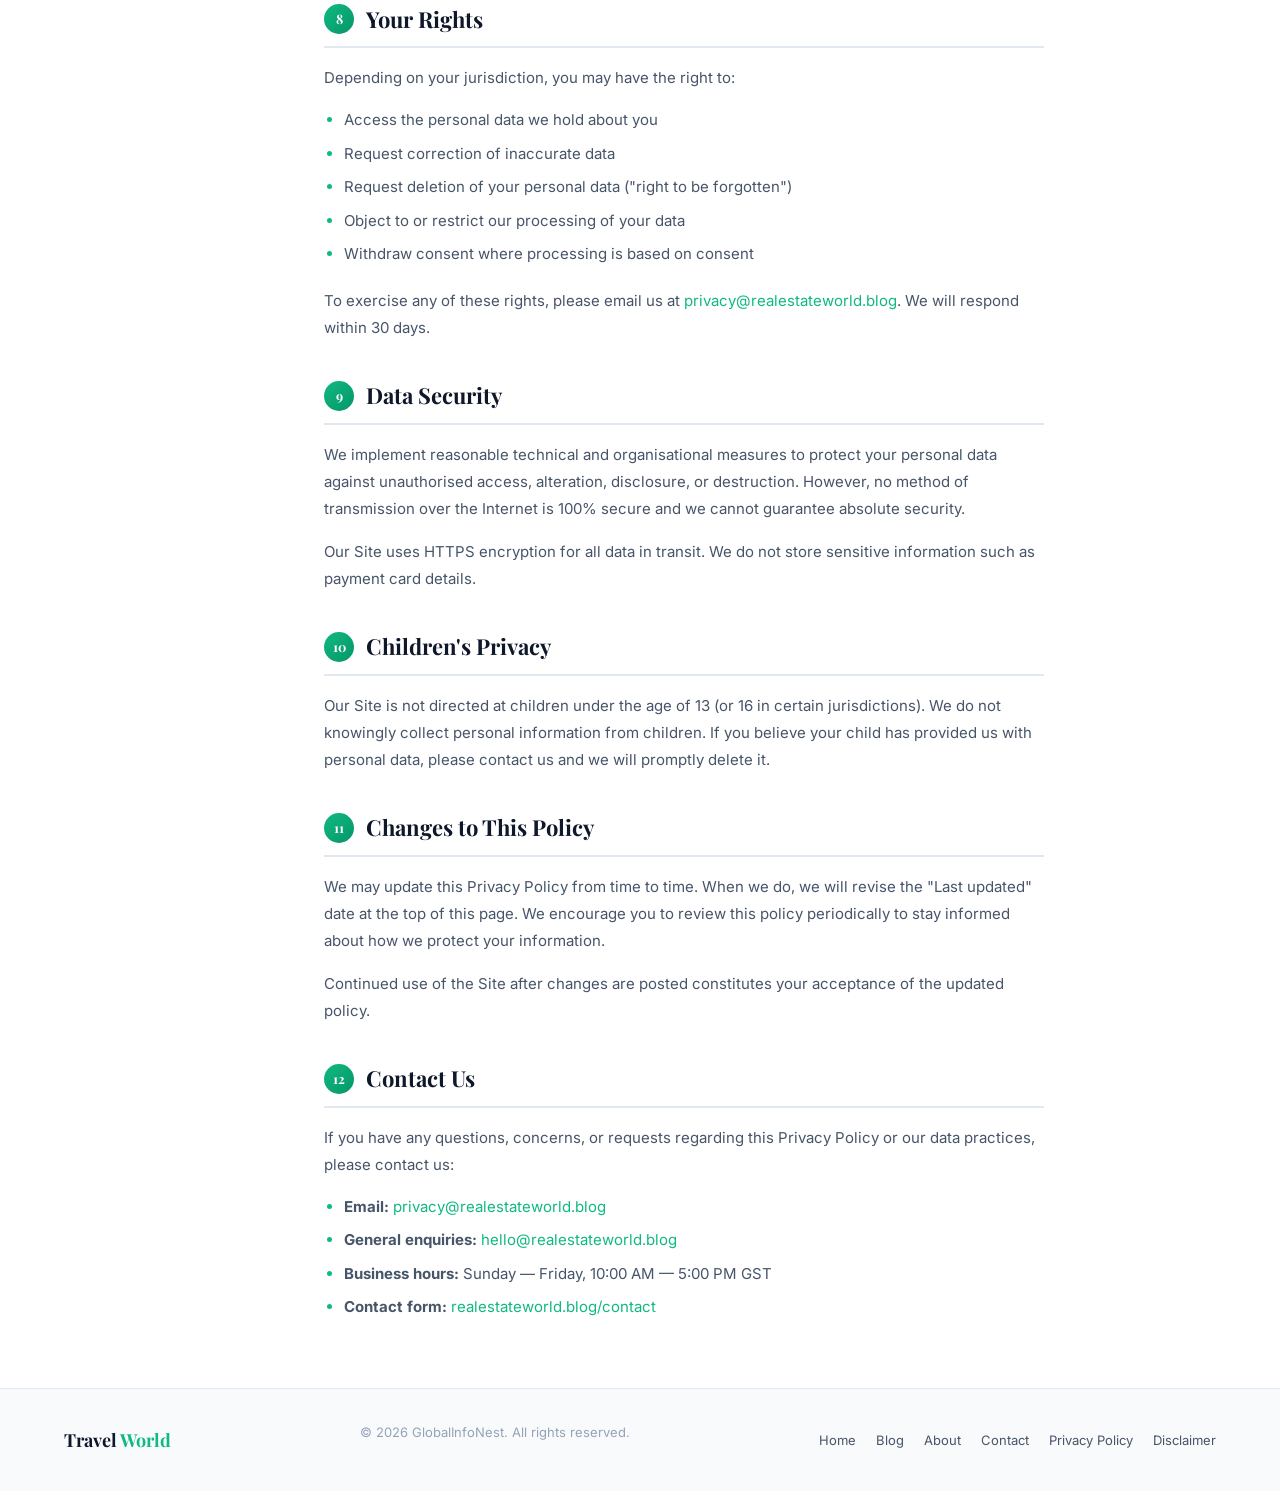
<file: privacy-policy/index.html>
<!DOCTYPE html>
<html lang="en" data-theme="light">
<head>
  <meta charset="UTF-8">
  <meta name="viewport" content="width=device-width, initial-scale=1.0">
  <title>Privacy Policy | Travel World</title>
  <meta name="description" content="Travel World's Privacy Policy &mdash; how we collect, use, and protect your personal information in accordance with applicable data protection laws.">
  <meta property="og:title" content="Privacy Policy | Travel World">
  <meta property="og:type" content="website">
  <link rel="canonical" href="/privacy-policy">
  <link rel="icon" type="image/svg+xml" href="../assets/icons/favicon.svg">

  <link rel="preconnect" href="https://fonts.googleapis.com">
  <link rel="preconnect" href="https://fonts.gstatic.com" crossorigin>
  <link href="https://fonts.googleapis.com/css2?family=Inter:wght@400;500;600;700&family=Playfair+Display:wght@700;800&display=swap" rel="stylesheet">

  <link rel="stylesheet" href="../assets/css/base.css">
  <link rel="stylesheet" href="../assets/css/header.css">
  <link rel="stylesheet" href="../assets/css/dark-mode.css">

  <!-- Google Analytics -->
  <script async src="https://www.googletagmanager.com/gtag/js?id=G-5PFRZ31THJ"></script>
  <script>
    window.dataLayer = window.dataLayer || [];
    function gtag(){dataLayer.push(arguments);}
    gtag('js', new Date());
    gtag('config', 'G-5PFRZ31THJ');
  </script>
  <script src="../assets/js/theme.js"></script>

  <style>
    .page-hero {
      background: linear-gradient(135deg, #0a1f1a 0%, #0d1a15 100%);
      padding: var(--sp-14) 0 var(--sp-10);
      text-align: center;
      color: #fff;
    }
    .page-hero h1 {
      font-family: var(--font-heading);
      font-size: clamp(28px, 4vw, 42px);
      font-weight: 800;
      margin-bottom: var(--sp-3);
      color: #fff;
    }
    .page-hero .meta-text {
      font-size: 14px;
      color: rgba(255,255,255,0.5);
    }
    .page-hero .meta-text strong { color: rgba(255,255,255,0.75); }

    .legal-page { padding: var(--sp-12) 0; }
    .legal-layout {
      display: grid;
      grid-template-columns: 220px 1fr;
      gap: var(--sp-10);
      align-items: start;
    }
    /* Sticky TOC */
    .legal-toc {
      position: sticky;
      top: calc(var(--header-height) + var(--sp-5));
      background: var(--color-bg-secondary);
      border: 1px solid var(--color-border);
      border-radius: var(--radius-lg);
      padding: var(--sp-5);
    }
    .legal-toc h3 {
      font-size: 12px;
      font-weight: 700;
      text-transform: uppercase;
      letter-spacing: 1px;
      color: var(--color-text-muted);
      margin-bottom: var(--sp-4);
    }
    .legal-toc ol { list-style: none; padding: 0; margin: 0; counter-reset: toc-counter; }
    .legal-toc ol li { counter-increment: toc-counter; }
    .legal-toc ol li a {
      display: flex;
      align-items: baseline;
      gap: 6px;
      font-size: 13px;
      color: var(--color-text-secondary);
      padding: 5px 8px;
      border-radius: var(--radius-sm);
      transition: all var(--t-base);
      line-height: 1.4;
    }
    .legal-toc ol li a::before {
      content: counter(toc-counter) ".";
      color: var(--color-primary);
      font-weight: 700;
      font-size: 11px;
      flex-shrink: 0;
    }
    .legal-toc ol li a:hover { background: var(--color-primary-light); color: var(--color-primary-dark); }

    /* Content */
    .legal-content { max-width: 720px; }
    .legal-content h2 {
      font-family: var(--font-heading);
      font-size: clamp(18px, 2.5vw, 22px);
      margin-top: var(--sp-10);
      margin-bottom: var(--sp-4);
      padding-bottom: var(--sp-3);
      border-bottom: 2px solid var(--color-border);
      scroll-margin-top: calc(var(--header-height) + 16px);
      display: flex;
      align-items: center;
      gap: var(--sp-3);
    }
    .section-num {
      width: 30px; height: 30px;
      border-radius: var(--radius-full);
      background: linear-gradient(135deg, var(--color-primary), var(--color-primary-dark));
      color: #fff;
      font-size: 13px;
      font-weight: 700;
      display: inline-flex;
      align-items: center;
      justify-content: center;
      flex-shrink: 0;
    }
    .legal-content p { font-size: 15px; color: var(--color-text-secondary); line-height: 1.8; margin-bottom: var(--sp-4); }
    .legal-content ul { margin-bottom: var(--sp-5); padding-left: var(--sp-5); }
    .legal-content li { font-size: 15px; color: var(--color-text-secondary); line-height: 1.7; margin-bottom: var(--sp-2); }
    .legal-content li::marker { color: var(--color-primary); }
    .legal-content h3 { font-family: var(--font-heading); font-size: 17px; margin: var(--sp-6) 0 var(--sp-3); color: var(--color-text); }
    .legal-content a { color: var(--color-primary); }
    .legal-content a:hover { text-decoration: underline; }

    .info-box {
      background: rgba(16,185,129,0.07);
      border: 1px solid rgba(16,185,129,0.2);
      border-left: 4px solid var(--color-primary);
      border-radius: var(--radius-md);
      padding: var(--sp-5);
      margin: var(--sp-6) 0;
      font-size: 14px;
      color: var(--color-text-secondary);
      line-height: 1.7;
    }
    .info-box strong { color: var(--color-text); }

    /* Footer */
    .site-footer { background: var(--color-bg-secondary); border-top: 1px solid var(--color-border); padding: var(--sp-8) 0; }
    .footer-inner { display: flex; align-items: center; justify-content: space-between; flex-wrap: wrap; gap: var(--sp-4); }
    .footer-brand { font-family: var(--font-heading); font-size: 18px; font-weight: 700; color: var(--color-text); }
    .footer-brand span { color: var(--color-primary); }
    .footer-copy { font-size: 13px; color: var(--color-text-muted); }
    .footer-nav { display: flex; gap: var(--sp-5); flex-wrap: wrap; }
    .footer-link { font-size: 13px; color: var(--color-text-secondary); transition: color var(--t-base); }
    .footer-link:hover { color: var(--color-primary); }

    @media (max-width: 768px) {
      .legal-layout { grid-template-columns: 1fr; }
      .legal-toc { position: static; }
    }
  </style>
</head>
<body>

  <!-- HEADER -->
  <header class="site-header" role="banner" id="site-header">
    <div class="container header-inner">
      <a href="/" class="site-logo" aria-label="Travel World home">
        <span class="logo-text">Travel<span class="logo-accent"> World</span></span>
        <span class="logo-dot" aria-hidden="true"></span>
      </a>
      <nav class="site-nav" aria-label="Main navigation">
        <a href="/" class="nav-link">Home</a>
        <a href="/blog" class="nav-link">Travel</a>
        <a href="/about" class="nav-link">About</a>
        <a href="/contact" class="nav-link">Contact</a>
      </nav>
      <div class="header-controls">
        <button class="icon-btn" data-theme-toggle aria-label="Toggle dark mode" type="button">
          <svg class="icon-moon" width="18" height="18" viewBox="0 0 24 24" fill="none" stroke="currentColor" stroke-width="2" stroke-linecap="round" aria-hidden="true"><path d="M21 12.79A9 9 0 1 1 11.21 3 7 7 0 0 0 21 12.79z"/></svg>
          <svg class="icon-sun" width="18" height="18" viewBox="0 0 24 24" fill="none" stroke="currentColor" stroke-width="2" stroke-linecap="round" aria-hidden="true"><circle cx="12" cy="12" r="5"/><line x1="12" y1="1" x2="12" y2="3"/><line x1="12" y1="21" x2="12" y2="23"/><line x1="4.22" y1="4.22" x2="5.64" y2="5.64"/><line x1="18.36" y1="18.36" x2="19.78" y2="19.78"/><line x1="1" y1="12" x2="3" y2="12"/><line x1="21" y1="12" x2="23" y2="12"/><line x1="4.22" y1="19.78" x2="5.64" y2="18.36"/><line x1="18.36" y1="5.64" x2="19.78" y2="4.22"/></svg>
        </button>
        <button id="hamburger-btn" class="icon-btn" aria-label="Open navigation menu" aria-expanded="false" type="button">
          <svg width="20" height="20" viewBox="0 0 24 24" fill="none" stroke="currentColor" stroke-width="2" stroke-linecap="round" aria-hidden="true"><line x1="3" y1="6" x2="21" y2="6"/><line x1="3" y1="12" x2="21" y2="12"/><line x1="3" y1="18" x2="21" y2="18"/></svg>
        </button>
      </div>
    </div>
  </header>

  <div id="drawer-overlay" class="drawer-overlay" aria-hidden="true"></div>
  <aside id="mobile-drawer" class="mobile-drawer" aria-label="Mobile navigation" role="dialog" aria-modal="true">
    <button id="drawer-close-btn" class="icon-btn drawer-close-btn" aria-label="Close menu" type="button">
      <svg width="18" height="18" viewBox="0 0 24 24" fill="none" stroke="currentColor" stroke-width="2.5" stroke-linecap="round" aria-hidden="true"><line x1="18" y1="6" x2="6" y2="18"/><line x1="6" y1="6" x2="18" y2="18"/></svg>
    </button>
    <span class="drawer-logo">Travel<span> World</span></span>
    <nav aria-label="Mobile navigation"><a href="/" class="nav-link">Home</a><a href="/blog" class="nav-link">Travel</a><a href="/about" class="nav-link">About</a><a href="/contact" class="nav-link">Contact</a></nav>
  </aside>

  <!-- HERO -->
  <section class="page-hero">
    <div class="container">
      <h1>Privacy Policy</h1>
      <p class="meta-text">Effective date: <strong>1 January 2024</strong> &nbsp;|&nbsp; Last updated: <strong>18 April 2026</strong></p>
    </div>
  </section>

  <section class="legal-page">
    <div class="container">
      <div class="legal-layout">

        <!-- TOC -->
        <nav class="legal-toc" aria-label="Privacy policy sections">
          <h3>Contents</h3>
          <ol>
            <li><a href="#overview">Overview</a></li>
            <li><a href="#information-we-collect">Information We Collect</a></li>
            <li><a href="#how-we-use">How We Use Your Information</a></li>
            <li><a href="#cookies">Cookies &amp; Tracking</a></li>
            <li><a href="#third-parties">Third-Party Services</a></li>
            <li><a href="#google-adsense">Google AdSense</a></li>
            <li><a href="#data-sharing">Data Sharing</a></li>
            <li><a href="#your-rights">Your Rights</a></li>
            <li><a href="#data-security">Data Security</a></li>
            <li><a href="#childrens-privacy">Children's Privacy</a></li>
            <li><a href="#changes">Changes to This Policy</a></li>
            <li><a href="#contact-us">Contact Us</a></li>
          </ol>
        </nav>

        <!-- Content -->
        <div class="legal-content">

          <div class="info-box">
            <strong>Summary:</strong> Travel World is committed to protecting your privacy. We collect minimal data, use it only to improve your experience, and never sell your personal information. This policy explains what data we collect, why, and how you can control it.
          </div>

          <h2 id="overview"><span class="section-num">1</span> Overview</h2>
          <p>This Privacy Policy describes how Travel World ("we", "us", "our") collects, uses, and shares information when you visit our website at realestateworld.blog ("the Site"). By using the Site, you agree to the practices described in this policy.</p>
          <p>We operate the Site as an independent Travel blog covering travel markets worldwide. We comply with applicable data protection laws and internationally recognised privacy standards.</p>

          <h2 id="information-we-collect"><span class="section-num">2</span> Information We Collect</h2>
          <h3>2.1 Information You Provide Directly</h3>
          <p>When you contact us through our Contact form, we collect:</p>
          <ul>
            <li>Your name</li>
            <li>Your email address</li>
            <li>The subject and content of your message</li>
          </ul>
          <h3>2.2 Information Collected Automatically</h3>
          <p>When you visit our Site, we automatically collect certain technical information including:</p>
          <ul>
            <li>IP address (anonymised where possible)</li>
            <li>Browser type and version</li>
            <li>Operating system</li>
            <li>Referring URL</li>
            <li>Pages visited and time spent on each page</li>
            <li>Date and time of your visit</li>
          </ul>
          <p>This information is collected via cookies and similar tracking technologies (see Section 4).</p>

          <h2 id="how-we-use"><span class="section-num">3</span> How We Use Your Information</h2>
          <p>We use the information we collect to:</p>
          <ul>
            <li>Respond to your enquiries and provide customer support</li>
            <li>Improve the content and user experience of our Site</li>
            <li>Analyse traffic and reader behaviour using Google Analytics</li>
            <li>Display relevant advertisements via Google AdSense</li>
            <li>Detect and prevent fraudulent or abusive behaviour</li>
            <li>Comply with legal obligations</li>
          </ul>
          <p>We do not use your personal data for automated decision-making or profiling that produces legal or similarly significant effects on you.</p>

          <h2 id="cookies"><span class="section-num">4</span> Cookies &amp; Tracking Technologies</h2>
          <p>Our Site uses the following types of cookies:</p>
          <ul>
            <li><strong>Essential cookies:</strong> Required for the Site to function, such as storing your dark/light mode preference (stored in <code>localStorage</code>, not transmitted to our servers).</li>
            <li><strong>Analytics cookies:</strong> Google Analytics uses cookies to help us understand how visitors use the Site. Analytics data is aggregated and anonymised. You can opt out at <a href="https://tools.google.com/dlpage/gaoptout" rel="noopener noreferrer" target="_blank">tools.google.com/dlpage/gaoptout</a>.</li>
            <li><strong>Advertising cookies:</strong> Google AdSense uses cookies to show personalised or contextual advertisements. These cookies may track your browsing activity across sites to provide relevant ads.</li>
          </ul>
          <p>You can manage or disable cookies through your browser settings. Note that disabling cookies may affect the functionality of some features.</p>

          <h2 id="third-parties"><span class="section-num">5</span> Third-Party Services</h2>
          <p>We use the following third-party services on our Site:</p>
          <ul>
            <li><strong>Google Analytics (Google LLC)</strong> &mdash; Website analytics. <a href="https://policies.google.com/privacy" rel="noopener noreferrer" target="_blank">Google Privacy Policy</a></li>
            <li><strong>Google AdSense (Google LLC)</strong> &mdash; Advertisement delivery. <a href="https://policies.google.com/technologies/ads" rel="noopener noreferrer" target="_blank">Google Ad Privacy Policy</a></li>
            <li><strong>Google Fonts</strong> &mdash; Web typography loaded from Google's CDN. <a href="https://developers.google.com/fonts/faq/privacy" rel="noopener noreferrer" target="_blank">Google Fonts Privacy</a></li>
            <li><strong>Unsplash</strong> &mdash; Stock photography used in article illustrations. <a href="https://unsplash.com/privacy" rel="noopener noreferrer" target="_blank">Unsplash Privacy Policy</a></li>
          </ul>
          <p>These services have their own privacy policies and may collect data independently. We encourage you to review their respective policies.</p>

          <h2 id="google-adsense"><span class="section-num">6</span> Google AdSense &amp; Advertising</h2>
          <p>We use Google AdSense to display advertisements on our Site. Google may use cookies and similar technologies to serve ads based on your prior visits to our Site and other websites on the Internet.</p>
          <p>Google's use of advertising cookies enables it and its partners to serve ads to you based on your visit to our Site and/or other sites on the Internet.</p>
          <p>You may opt out of personalised advertising by visiting <a href="https://www.google.com/settings/ads" rel="noopener noreferrer" target="_blank">Google Ads Settings</a> or by visiting <a href="https://www.aboutads.info" rel="noopener noreferrer" target="_blank">aboutads.info</a>.</p>
          <div class="info-box">
            We comply with Google AdSense programme policies, including requirements around content quality, user experience, and privacy disclosure. We do not display ads alongside prohibited content categories.
          </div>

          <h2 id="data-sharing"><span class="section-num">7</span> Data Sharing &amp; Disclosure</h2>
          <p>We do not sell, trade, or rent your personal information to any third party. We may disclose your data only in the following limited circumstances:</p>
          <ul>
            <li><strong>Service providers:</strong> Trusted vendors who assist in operating our Site, subject to confidentiality agreements.</li>
            <li><strong>Legal obligations:</strong> When required by law, court order, or government authority.</li>
            <li><strong>Business transfers:</strong> In the event of a merger, acquisition, or sale of assets, your data may be transferred as part of that transaction.</li>
          </ul>

          <h2 id="your-rights"><span class="section-num">8</span> Your Rights</h2>
          <p>Depending on your jurisdiction, you may have the right to:</p>
          <ul>
            <li>Access the personal data we hold about you</li>
            <li>Request correction of inaccurate data</li>
            <li>Request deletion of your personal data ("right to be forgotten")</li>
            <li>Object to or restrict our processing of your data</li>
            <li>Withdraw consent where processing is based on consent</li>
          </ul>
          <p>To exercise any of these rights, please email us at <a href="mailto:privacy@realestateworld.blog">privacy@realestateworld.blog</a>. We will respond within 30 days.</p>

          <h2 id="data-security"><span class="section-num">9</span> Data Security</h2>
          <p>We implement reasonable technical and organisational measures to protect your personal data against unauthorised access, alteration, disclosure, or destruction. However, no method of transmission over the Internet is 100% secure and we cannot guarantee absolute security.</p>
          <p>Our Site uses HTTPS encryption for all data in transit. We do not store sensitive information such as payment card details.</p>

          <h2 id="childrens-privacy"><span class="section-num">10</span> Children's Privacy</h2>
          <p>Our Site is not directed at children under the age of 13 (or 16 in certain jurisdictions). We do not knowingly collect personal information from children. If you believe your child has provided us with personal data, please contact us and we will promptly delete it.</p>

          <h2 id="changes"><span class="section-num">11</span> Changes to This Policy</h2>
          <p>We may update this Privacy Policy from time to time. When we do, we will revise the "Last updated" date at the top of this page. We encourage you to review this policy periodically to stay informed about how we protect your information.</p>
          <p>Continued use of the Site after changes are posted constitutes your acceptance of the updated policy.</p>

          <h2 id="contact-us"><span class="section-num">12</span> Contact Us</h2>
          <p>If you have any questions, concerns, or requests regarding this Privacy Policy or our data practices, please contact us:</p>
          <ul>
            <li><strong>Email:</strong> <a href="mailto:privacy@realestateworld.blog">privacy@realestateworld.blog</a></li>
            <li><strong>General enquiries:</strong> <a href="mailto:hello@realestateworld.blog">hello@realestateworld.blog</a></li>
            <li><strong>Business hours:</strong> Sunday &mdash; Friday, 10:00 AM &mdash; 5:00 PM GST</li>
            <li><strong>Contact form:</strong> <a href="/contact">realestateworld.blog/contact</a></li>
          </ul>

        </div>
      </div>
    </div>
  </section>

  <!-- FOOTER -->
  <footer class="site-footer" aria-label="Site footer">
    <div class="container footer-inner">
      <span class="footer-brand">Travel<span> World</span></span>
      <p class="footer-copy">&copy; 2026 GlobalInfoNest. All rights reserved.</p>
      <nav class="footer-nav" aria-label="Footer navigation">
        <a href="/" class="footer-link">Home</a>
        <a href="/blog" class="footer-link">Blog</a>
        <a href="/about" class="footer-link">About</a>
        <a href="/contact" class="footer-link">Contact</a>
        <a href="/privacy-policy" class="footer-link">Privacy Policy</a>
        <a href="/disclaimer" class="footer-link">Disclaimer</a>
      </nav>
    </div>
  </footer>

  <script src="../assets/js/header.js" defer></script>
</body>
</html>
</file>
<file: assets/css/base.css>
/* ============================================================
   BASE.CSS -- Global reset, custom properties, typography, utilities
   Travel World Blog -- Modern UI Refresh
   ============================================================ */

/* --- Google Fonts --- */
@import url('https://fonts.googleapis.com/css2?family=Inter:wght@400;500;600;700&family=Playfair+Display:ital,wght@0,600;0,700;1,600&display=swap');

/* ============================================================
   CSS Custom Properties -- Light Mode Defaults
   ============================================================ */
:root {
  /* Brand */
  --color-primary:       #10B981;
  --color-primary-dark:  #059669;
  --color-primary-light: #D1FAE5;
  --color-accent:        #059669; /* darker green accent */

  /* Surface */
  --color-bg:            #ffffff;
  --color-bg-secondary:  #f8fafc;
  --color-bg-tertiary:   #f1f5f9;
  --color-bg-card:       #ffffff;

  /* Text */
  --color-text:          #0f172a;
  --color-text-secondary:#475569;
  --color-text-muted:    #94a3b8;

  /* Borders */
  --color-border:        #e2e8f0;
  --color-border-light:  #f1f5f9;

  /* Shadows */
  --shadow-xs:  0 1px 2px rgba(15,23,42,0.06);
  --shadow-sm:  0 2px 8px rgba(15,23,42,0.08);
  --shadow-md:  0 4px 16px rgba(15,23,42,0.10);
  --shadow-lg:  0 8px 32px rgba(15,23,42,0.12);
  --shadow-xl:  0 16px 48px rgba(15,23,42,0.16);
  --shadow-hover: 0 20px 60px rgba(16,185,129,0.18);

  /* Callouts */
  --callout-info-bg:     #eff6ff;
  --callout-info-border: #3b82f6;
  --callout-info-text:   #1d4ed8;
  --callout-tip-bg:      #f0fdf4;
  --callout-tip-border:  #22c55e;
  --callout-tip-text:    #15803d;
  --callout-warning-bg:  #fffbeb;
  --callout-warning-border: #f59e0b;
  --callout-warning-text:#b45309;

  /* Typography */
  --font-body:      'Inter', system-ui, -apple-system, sans-serif;
  --font-heading:   'Playfair Display', Georgia, serif;
  --font-size-base: clamp(15px, 2vw, 17px);
  --font-size-sm:   clamp(12px, 1.5vw, 14px);
  --font-size-lg:   clamp(17px, 2.5vw, 20px);
  --line-height-body:    1.8;
  --line-height-heading: 1.2;

  /* Spacing scale */
  --sp-1: 4px;
  --sp-2: 8px;
  --sp-3: 12px;
  --sp-4: 16px;
  --sp-5: 20px;
  --sp-6: 24px;
  --sp-8: 32px;
  --sp-10: 40px;
  --sp-12: 48px;
  --sp-16: 64px;

  /* Layout */
  --max-width:     1200px;
  --header-height: 72px;
  --radius-sm:     6px;
  --radius-md:     12px;
  --radius-lg:     20px;
  --radius-xl:     28px;
  --radius-full:   9999px;

  /* Transitions */
  --t-fast:  0.15s ease;
  --t-base:  0.25s ease;
  --t-slow:  0.4s ease;
}

/* ============================================================
   Global Reset
   ============================================================ */
*, *::before, *::after { box-sizing: border-box; margin: 0; padding: 0; }
main, article, section, aside, header, footer, nav { max-width: 100%; }

html {
  font-size: 100%;
  scroll-behavior: smooth;
  -webkit-text-size-adjust: 100%;
  text-rendering: optimizeLegibility;
  -webkit-font-smoothing: antialiased;
  -moz-osx-font-smoothing: grayscale;
  overflow-x: hidden;
}

body {
  font-family: var(--font-body);
  font-size: var(--font-size-base);
  line-height: var(--line-height-body);
  color: var(--color-text);
  background-color: var(--color-bg);
  min-width: 320px;
  max-width: 100vw;
  overflow-x: hidden;
  transition: background-color var(--t-base), color var(--t-base);
}

/* ============================================================
   Typography
   ============================================================ */
h1,h2,h3,h4,h5,h6 {
  font-family: var(--font-heading);
  line-height: var(--line-height-heading);
  color: var(--color-text);
  font-weight: 700;
  transition: color var(--t-base);
}

h1 { font-size: clamp(28px, 4.5vw, 46px); }
h2 { font-size: clamp(22px, 3.5vw, 32px); }
h3 { font-size: clamp(18px, 2.5vw, 24px); }
h4 { font-size: clamp(16px, 2vw, 20px); }

p {
  margin-bottom: var(--sp-4);
  color: var(--color-text);
  transition: color var(--t-base);
}

a {
  color: var(--color-primary);
  text-decoration: none;
  transition: color var(--t-base), opacity var(--t-fast);
}
a:hover { color: var(--color-primary-dark); }

img { max-width: 100%; height: auto; display: block; }
pre, code { overflow-wrap: break-word; word-wrap: break-word; }
ul, ol { padding-left: var(--sp-6); }
li { margin-bottom: var(--sp-1); }
button { cursor: pointer; font-family: var(--font-body); border: none; background: none; transition: all var(--t-base); }

/* ============================================================
   Focus Styles -- Accessibility
   ============================================================ */
:focus-visible {
  outline: 3px solid var(--color-primary);
  outline-offset: 3px;
  border-radius: var(--radius-sm);
}

/* ============================================================
   Layout Utility
   ============================================================ */
.container {
  max-width: var(--max-width);
  margin: 0 auto;
  padding: 0 var(--sp-6);
  width: 100%;
}
@media (max-width: 768px) { .container { padding: 0 var(--sp-4); } }

/* ============================================================
   Lazy Images -- fade in on load
   ============================================================ */
.lazy-img {
  opacity: 0;
  transition: opacity var(--t-slow);
}
.lazy-img.loaded { opacity: 1; }

/* ============================================================
   Category Badge
   ============================================================ */
.badge {
  display: inline-flex;
  align-items: center;
  padding: 3px 11px;
  border-radius: var(--radius-full);
  font-size: 11px;
  font-weight: 700;
  letter-spacing: 0.6px;
  text-transform: uppercase;
  background: linear-gradient(135deg, var(--color-primary-light), #dbeafe);
  color: var(--color-primary-dark);
  border: 1px solid rgba(14,165,233,0.2);
  transition: all var(--t-base);
}

/* ============================================================
   Gradient text utility
   ============================================================ */
.gradient-text {
  background: linear-gradient(135deg, var(--color-primary), var(--color-accent));
  -webkit-background-clip: text;
  -webkit-text-fill-color: transparent;
  background-clip: text;
}

/* ============================================================
   Accessibility utility
   ============================================================ */
.sr-only {
  position: absolute; width: 1px; height: 1px;
  padding: 0; margin: -1px; overflow: hidden;
  clip: rect(0,0,0,0); white-space: nowrap; border: 0;
}

/* ============================================================
   Custom Scrollbar -- global thin
   ============================================================ */
::-webkit-scrollbar { width: 8px; height: 8px; }
::-webkit-scrollbar-track { background: transparent; }
::-webkit-scrollbar-thumb { background: var(--color-border); border-radius: var(--radius-full); }
::-webkit-scrollbar-thumb:hover { background: var(--color-text-muted); }
</file>
<file: assets/css/header.css>
/* ============================================================
   HEADER.CSS -- Sticky header, nav, search, hamburger drawer
   Travel World Modern UI
   ============================================================ */

.site-header {
  position: sticky;
  top: 0;
  z-index: 1000;
  height: var(--header-height);
  background: rgba(255,255,255,0.82);
  backdrop-filter: blur(16px) saturate(160%);
  -webkit-backdrop-filter: blur(16px) saturate(160%);
  border-bottom: 1px solid rgba(226,232,240,0.6);
  transition: background var(--t-base), border-color var(--t-base), box-shadow var(--t-base);
}
.site-header.scrolled { box-shadow: var(--shadow-sm); }

.header-inner {
  display: flex;
  align-items: center;
  gap: var(--sp-5);
  height: 100%;
}

/* Logo */
.site-logo {
  font-family: var(--font-heading);
  font-size: clamp(20px, 3vw, 26px);
  font-weight: 700;
  color: var(--color-text);
  text-decoration: none;
  letter-spacing: -0.5px;
  white-space: nowrap;
  flex-shrink: 0;
  display: flex;
  align-items: center;
  gap: 2px;
  transition: opacity var(--t-fast);
}
.site-logo:hover { opacity: 0.85; color: var(--color-text); }
.logo-accent { color: var(--color-primary); }
.logo-dot {
  width: 7px; height: 7px;
  border-radius: 50%;
  background: linear-gradient(135deg, var(--color-primary), var(--color-accent));
  display: inline-block;
  margin-bottom: -2px;
  margin-left: 1px;
}

/* Nav */
.site-nav {
  display: flex;
  align-items: center;
  gap: 2px;
  margin-left: var(--sp-5);
}
.site-nav a {
  display: flex;
  align-items: center;
  padding: 7px 15px;
  border-radius: var(--radius-full);
  font-size: 14px;
  font-weight: 500;
  color: var(--color-text-secondary);
  text-decoration: none;
  transition: background var(--t-base), color var(--t-base);
}
.site-nav a:hover {
  background: var(--color-bg-tertiary);
  color: var(--color-text);
}
.site-nav a.active {
  background: linear-gradient(135deg, var(--color-primary-light), #A7F3D0);
  color: var(--color-primary-dark);
  font-weight: 600;
}

/* Header controls */
.header-controls {
  display: flex;
  align-items: center;
  gap: var(--sp-2);
  margin-left: auto;
}

/* Icon button */
.icon-btn {
  display: flex;
  align-items: center;
  justify-content: center;
  width: 40px;
  height: 40px;
  border-radius: var(--radius-full);
  border: none;
  background: transparent;
  color: var(--color-text-secondary);
  cursor: pointer;
  transition: background var(--t-base), color var(--t-base), transform var(--t-fast);
  flex-shrink: 0;
}
.icon-btn:hover { background: var(--color-bg-tertiary); color: var(--color-text); }
.icon-btn:active { transform: scale(0.9); }

/* Search */
.search-wrapper { display: flex; align-items: center; position: relative; }
.search-input-wrapper {
  position: absolute;
  right: 44px;
  top: 50%;
  transform: translateY(-50%);
  width: 0;
  overflow: hidden;
  opacity: 0;
  pointer-events: none;
  transition: width var(--t-base), opacity var(--t-base);
}
.search-input-wrapper.open {
  width: 240px;
  opacity: 1;
  pointer-events: auto;
}
.search-input {
  width: 240px;
  padding: 9px 18px;
  border: 1.5px solid var(--color-border);
  border-radius: var(--radius-full);
  font-size: 14px;
  font-family: var(--font-body);
  background: var(--color-bg);
  color: var(--color-text);
  outline: none;
  transition: border-color var(--t-base), box-shadow var(--t-base), background var(--t-base);
}
.search-input:focus {
  border-color: var(--color-primary);
  box-shadow: 0 0 0 3px rgba(16,185,129,0.12);
}

/* Theme toggle icons */
.theme-toggle-btn .icon-moon,
[data-theme-toggle] .icon-moon { display: block; }
.theme-toggle-btn .icon-sun,
[data-theme-toggle] .icon-sun  { display: none; }
[data-theme="dark"] .theme-toggle-btn .icon-moon,
[data-theme="dark"] [data-theme-toggle] .icon-moon { display: none; }
[data-theme="dark"] .theme-toggle-btn .icon-sun,
[data-theme="dark"] [data-theme-toggle] .icon-sun  { display: block; }

/* Hamburger -- hidden on desktop, shown on mobile */
#hamburger-btn {
  display: none;
}

/* Drawer overlay */
.drawer-overlay {
  display: none;
  position: fixed; inset: 0;
  background: rgba(0,0,0,0.45);
  backdrop-filter: blur(3px);
  z-index: 998;
  opacity: 0;
  pointer-events: none;
  transition: opacity var(--t-base);
}
.drawer-overlay.active { opacity: 1; pointer-events: auto; }

/* Mobile drawer */
.mobile-drawer {
  position: fixed;
  top: 0;
  left: -310px;
  width: 290px;
  height: 100dvh;
  background: var(--color-bg);
  z-index: 999;
  padding: var(--sp-10) var(--sp-6) var(--sp-6);
  display: flex;
  flex-direction: column;
  gap: var(--sp-5);
  transition: left var(--t-base), background var(--t-base);
  overflow-y: auto;
  box-shadow: var(--shadow-xl);
}
.mobile-drawer.open { left: 0; }

.drawer-logo {
  font-family: var(--font-heading);
  font-size: 22px;
  font-weight: 700;
  color: var(--color-text);
  display: flex;
  align-items: center;
}

.mobile-drawer nav {
  display: flex;
  flex-direction: column;
  gap: 3px;
  margin-top: var(--sp-3);
}
.mobile-drawer nav a {
  display: flex;
  align-items: center;
  padding: 13px 16px;
  border-radius: var(--radius-md);
  font-size: 16px;
  font-weight: 500;
  color: var(--color-text-secondary);
  transition: background var(--t-base), color var(--t-base);
}
.mobile-drawer nav a:hover { background: var(--color-bg-tertiary); color: var(--color-text); }

.drawer-close-btn {
  position: absolute;
  top: var(--sp-4); right: var(--sp-4);
  width: 36px; height: 36px;
  display: flex; align-items: center; justify-content: center;
  border-radius: var(--radius-full);
  background: var(--color-bg-tertiary);
  color: var(--color-text);
  border: none; cursor: pointer;
  transition: background var(--t-base), transform var(--t-fast);
}
.drawer-close-btn:hover { background: var(--color-border); transform: rotate(90deg); }

/* Ad slot */
.ad-slot-below-header {
  display: none;
}

/* Responsive */
@media (max-width: 1024px) {
  .site-nav { display: none; }
  #hamburger-btn { display: flex; }
  .drawer-overlay { display: block; }
  .search-input-wrapper.open { width: 200px; }
  .search-input { width: 200px; }
}
@media (max-width: 480px) {
  .search-input-wrapper.open { width: 160px; }
  .search-input { width: 160px; font-size: 13px; }
}
</file>
<file: assets/css/dark-mode.css>
/* ============================================================
   DARK-MODE.CSS  -- Dark theme overrides
   All variables use the new --sp-* / --t-* / --shadow-* names
   ============================================================ */

[data-theme="dark"] {
  /* Backgrounds */
  --color-bg:           #0f0f1a;
  --color-bg-secondary: #161624;
  --color-bg-tertiary:  #1e1e32;

  /* Text */
  --color-text:           #f0f0f8;
  --color-text-secondary: #a8a8c0;
  --color-text-muted:     #6b6b88;

  /* Border */
  --color-border:         rgba(255,255,255,0.08);
  --color-border-strong:  rgba(255,255,255,0.15);

  /* Primary unchanged; keep accent colours */
  --color-primary-light:  rgba(16,185,129,0.12);
  --color-primary-dark:   #34D399;

  /* Accent */
  --color-accent-light:   rgba(99,102,241,0.12);

  /* Shadows */
  --shadow-xs:   0 1px 2px rgba(0,0,0,0.5);
  --shadow-sm:   0 2px 6px rgba(0,0,0,0.5);
  --shadow-md:   0 4px 16px rgba(0,0,0,0.55);
  --shadow-lg:   0 8px 32px rgba(0,0,0,0.6);
  --shadow-xl:   0 16px 48px rgba(0,0,0,0.65);
  --shadow-hover: 0 8px 24px rgba(16,185,129,0.2);

  /* Callout backgrounds */
  --callout-info-bg:      rgba(16,185,129,0.08);
  --callout-info-border:  #10B981;
  --callout-tip-bg:       rgba(16,185,129,0.08);
  --callout-tip-border:   #10B981;
  --callout-warning-bg:   rgba(245,158,11,0.08);
  --callout-warning-border: #F59E0B;
}

/* ---- Body ---- */
[data-theme="dark"] body {
  background: var(--color-bg);
  color: var(--color-text);
}

/* ---- Header glassmorphism ---- */
[data-theme="dark"] .site-header {
  background: rgba(15,15,26,0.88);
  border-bottom-color: rgba(255,255,255,0.06);
}
[data-theme="dark"] .site-header.scrolled {
  box-shadow: 0 1px 24px rgba(0,0,0,0.5);
}

/* ---- Logo ---- */
[data-theme="dark"] .logo-text { color: #fff; }

/* ---- Nav links ---- */
[data-theme="dark"] .nav-link { color: var(--color-text-secondary); }
[data-theme="dark"] .nav-link:hover,
[data-theme="dark"] .nav-link.active { color: var(--color-primary); }

/* ---- Cards ---- */
[data-theme="dark"] .card,
[data-theme="dark"] .blog-card {
  background: var(--color-bg-secondary);
  border-color: var(--color-border);
}
[data-theme="dark"] .card:hover,
[data-theme="dark"] .blog-card:hover {
  border-color: rgba(16,185,129,0.3);
  box-shadow: var(--shadow-hover);
}

/* ---- Tag / badge ---- */
[data-theme="dark"] .tag {
  background: rgba(16,185,129,0.15);
  color: #34D399;
  border-color: rgba(16,185,129,0.2);
}

/* ---- Trending Reads sidebar ---- */
[data-theme="dark"] .trending-reads {
  background: var(--color-bg-secondary);
  border-color: rgba(255,255,255,0.07);
}
[data-theme="dark"] .trending-card:hover { background: rgba(16,185,129,0.07); }

/* ---- Sidebar widgets ---- */
[data-theme="dark"] .sidebar-widget { background: var(--color-bg-secondary); border-color: var(--color-border); }
[data-theme="dark"] .sidebar-widget-header { background: var(--color-bg-tertiary); border-color: var(--color-border); }

/* ---- TOC ---- */
[data-theme="dark"] .toc-wrapper {
  background: linear-gradient(135deg, var(--color-bg-secondary), rgba(16,185,129,0.05));
  border-color: rgba(16,185,129,0.1);
}
[data-theme="dark"] .toc-list li a:hover {
  background: rgba(16,185,129,0.08);
  color: #34D399;
}

/* ---- TOC accordion ---- */
[data-theme="dark"] .toc-accordion { border-color: var(--color-border); }
[data-theme="dark"] .toc-accordion-btn { background: var(--color-bg-secondary); color: var(--color-text); }
[data-theme="dark"] .toc-accordion-content { background: var(--color-bg); }

/* ---- FAQ ---- */
[data-theme="dark"] .faq-item { border-color: var(--color-border); }
[data-theme="dark"] .faq-question { background: var(--color-bg-secondary); color: var(--color-text); }
[data-theme="dark"] .faq-question:hover { background: rgba(16,185,129,0.07); }
[data-theme="dark"] .faq-answer { background: var(--color-bg); }
[data-theme="dark"] .faq-answer-inner { color: var(--color-text-secondary); }

/* ---- Subsection blocks ---- */
[data-theme="dark"] .subsection-block {
  background: var(--color-bg-secondary);
  border-color: var(--color-border);
}
[data-theme="dark"] .subsection-block:hover { border-color: rgba(16,185,129,0.2); }
[data-theme="dark"] .subsection-title { color: #34D399; }

/* ---- Content table ---- */
[data-theme="dark"] .content-table-wrapper { border-color: var(--color-border); }
[data-theme="dark"] .content-table td { border-color: var(--color-border); color: var(--color-text-secondary); }
[data-theme="dark"] .content-table tbody tr:nth-child(even) td { background: var(--color-bg-tertiary); }
[data-theme="dark"] .content-table tbody tr:hover td { background: rgba(16,185,129,0.07); }

/* ---- Quote ---- */
[data-theme="dark"] .content-quote {
  background: linear-gradient(135deg, var(--color-bg-secondary), rgba(16,185,129,0.05));
}
[data-theme="dark"] .content-quote blockquote { color: var(--color-text); }

/* ---- Callouts ---- */
[data-theme="dark"] .callout-text { color: var(--color-text); }

/* ---- Author bar ---- */
[data-theme="dark"] .author-bar { border-color: var(--color-border); }
[data-theme="dark"] .share-btn {
  background: var(--color-bg-tertiary);
  border-color: var(--color-border);
  color: var(--color-text-secondary);
}
[data-theme="dark"] .share-btn:hover {
  background: rgba(16,185,129,0.1);
  color: #34D399;
  border-color: rgba(16,185,129,0.3);
}

/* ---- Post content ---- */
[data-theme="dark"] .post-content h2 { border-color: var(--color-border); }
[data-theme="dark"] .post-content h3 { color: #34D399; }
[data-theme="dark"] .post-content li { color: var(--color-text-secondary); }

/* ---- Hero image shadow ---- */
[data-theme="dark"] .post-hero-img { box-shadow: 0 4px 24px rgba(0,0,0,0.6); }

/* ---- Ad slots ---- */
[data-theme="dark"] .ad-slot-article,
[data-theme="dark"] .ad-slot-sidebar {
  background: var(--color-bg-secondary);
  border-color: rgba(255,255,255,0.07);
}

/* ---- Blog list header ---- */
[data-theme="dark"] .blog-header { background: var(--color-bg-secondary); }

/* ---- Category pills ---- */
[data-theme="dark"] .cat-pill {
  background: var(--color-bg-tertiary);
  border-color: var(--color-border);
  color: var(--color-text-secondary);
}
[data-theme="dark"] .cat-pill:hover,
[data-theme="dark"] .cat-pill.active {
  background: rgba(16,185,129,0.15);
  color: #34D399;
  border-color: rgba(16,185,129,0.3);
}

/* ---- Footer ---- */
[data-theme="dark"] .site-footer {
  background: var(--color-bg-secondary);
  border-color: rgba(255,255,255,0.06);
}
[data-theme="dark"] .footer-link { color: var(--color-text-secondary); }
[data-theme="dark"] .footer-link:hover { color: var(--color-primary); }

/* ---- Hero section ---- */
[data-theme="dark"] .hero-section {
  background: linear-gradient(135deg, #0a1a15 0%, #0d1f1a 100%);
}

/* ---- Mobile nav ---- */
[data-theme="dark"] .mobile-nav {
  background: rgba(15,15,26,0.98);
  border-color: rgba(255,255,255,0.06);
}

/* ---- Theme toggle button ---- */
[data-theme="dark"] .icon-btn {
  color: var(--color-text-secondary);
}
[data-theme="dark"] .icon-btn:hover {
  background: var(--color-bg-tertiary);
  color: var(--color-primary);
}

/* ---- Search bar (if present) ---- */
[data-theme="dark"] .search-input {
  background: var(--color-bg-tertiary);
  border-color: var(--color-border);
  color: var(--color-text);
}
[data-theme="dark"] .search-input::placeholder { color: var(--color-text-muted); }
[data-theme="dark"] .search-input:focus { border-color: var(--color-primary); box-shadow: 0 0 0 3px rgba(16,185,129,0.15); }
</file>
